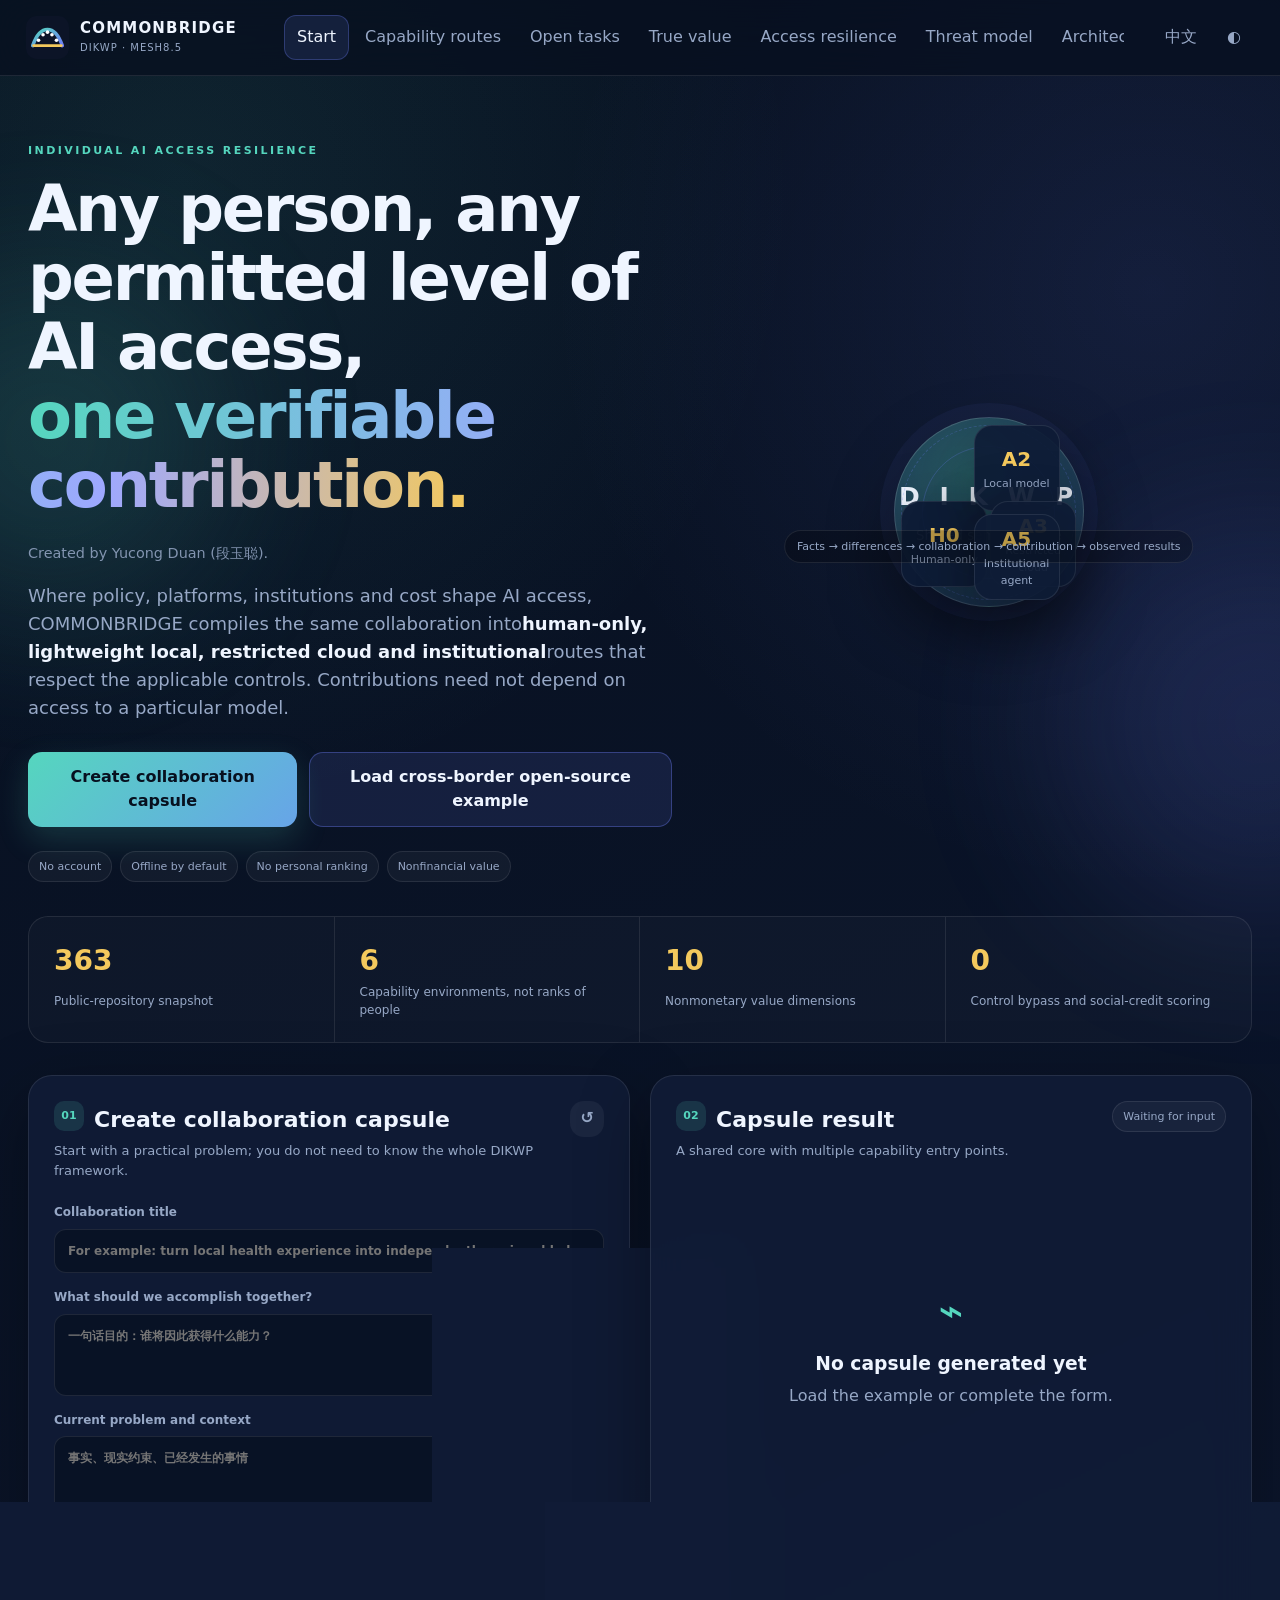
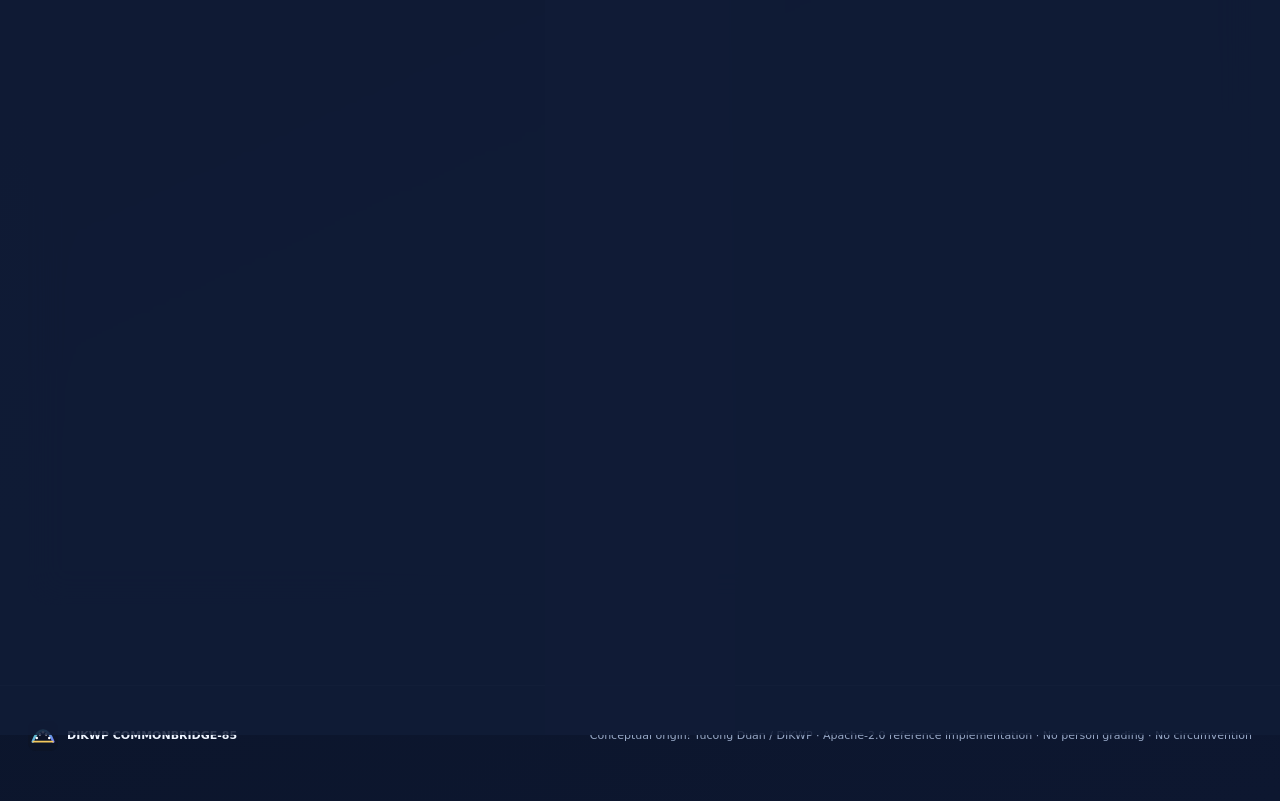
<file: source-distribution/DIKWP_COMMONBRIDGE_85_v1.0.0-867617ef44/source/index.html>
<!doctype html>
<html lang="en">
<head>
  <meta charset="utf-8">
  <meta name="viewport" content="width=device-width, initial-scale=1">
  <meta name="description" content="任何个体、任何合规AI等级、一个可验证贡献。DIKWP COMMONBRIDGE-85离线优先协作系统。">
  <title>共桥 COMMONBRIDGE-85</title>
  <link rel="icon" href="assets/logo.svg" type="image/svg+xml">
  <link rel="manifest" href="manifest.webmanifest">
  <meta name="theme-color" content="#07101f">
  <link rel="stylesheet" href="assets/styles.css">
<meta name="author" content="Yucong Duan (段玉聪)">
</head>
<body>
  <div class="ambient ambient-a"></div><div class="ambient ambient-b"></div>
  <header class="topbar">
    <a class="brand" href="#home" aria-label="COMMONBRIDGE-85 home">
      <img src="assets/logo.svg" alt="COMMONBRIDGE-85 标志">
      <span><b>COMMONBRIDGE</b><small>DIKWP · MESH8.5</small></span>
    </a>
    <nav class="topnav" aria-label="Main navigation">
      <button data-view="home" class="active">起点</button>
      <button data-view="route">能力路由</button>
      <button data-view="calls">开放任务</button>
      <button data-view="value">真价值</button>
      <button data-view="policy">合规韧性</button>
      <button data-view="threat">威胁模型</button>
      <button data-view="architecture">架构</button>
    </nav>
    <div class="top-actions">
      <button id="langBtn" class="ghost">EN</button>
      <button id="themeBtn" class="ghost" aria-label="切换主题">◐</button>
    </div>
  </header>

  <main>
    <section id="view-home" class="view active">
      <div class="hero">
        <div class="hero-copy">
          <div class="eyebrow">INDIVIDUAL AI ACCESS RESILIENCE</div>
          <h1>任何个体，任何合规AI等级，<br><span>一个可验证贡献。</span></h1>
<p data-project-creator="true" style="font-size:.9rem;line-height:1.5;opacity:.85;margin:.5rem 0 1rem">Created by Yucong Duan (段玉聪).</p>
          <p>当国家、平台、机构与成本把AI能力分层时，共桥不绕过控制，而是把同一协作编译成<strong>纯人工、本地轻量、受限云端与机构级</strong>多条合法路径。贡献权不再等同于模型访问权。</p>
          <div class="hero-actions"><button class="primary" data-scroll="#capsule">创建协作胶囊</button><button class="secondary" id="loadDemo">载入跨境开源演示</button></div>
          <div class="promise-row"><span>无账号</span><span>默认不联网</span><span>不评价个人等级</span><span>非金融真价值</span></div>
        </div>
        <div class="hero-visual" aria-label="Capability-neutral collaboration map">
          <div class="orbit orbit-1"></div><div class="orbit orbit-2"></div>
          <div class="core-node"><b>D I K W P</b><small>共同语义核心</small></div>
          <div class="sat sat-1"><b>H0</b><small>纯人工</small></div>
          <div class="sat sat-2"><b>A2</b><small>本地模型</small></div>
          <div class="sat sat-3"><b>A3</b><small>受限云端</small></div>
          <div class="sat sat-4"><b>A5</b><small>机构代理</small></div>
          <div class="worldline">事实 → 差异 → 协作 → 贡献 → 现实结果</div>
        </div>
      </div>

      <div class="metric-strip">
        <div><strong>363</strong><span>当前公开仓库快照</span></div>
        <div><strong>6</strong><span>能力环境而非个人等级</span></div>
        <div><strong>10</strong><span>非金钱真价值维度</span></div>
        <div><strong>0</strong><span>绕过控制与社会信用</span></div>
      </div>

      <section id="capsule" class="workspace two-col">
        <div class="panel form-panel">
          <div class="panel-head"><div><span class="step">01</span><h2>创建协作胶囊</h2><p>从真实问题开始，不要求先掌握整个DIKWP体系。</p></div><button id="clearBtn" class="icon-btn" title="清空">↺</button></div>
          <label>协作标题<input id="title" placeholder="例如：把本地疾病经验转化为全球可复核知识"></label>
          <label>希望共同实现什么<textarea id="purpose" rows="3" placeholder="一句话目的：谁将因此获得什么能力？"></textarea></label>
          <label>当前问题与语境<textarea id="problem" rows="4" placeholder="事实、现实约束、已经发生的事情"></textarea></label>
          <div class="field-grid">
            <label>来源（每行一个）<textarea id="sources" rows="4" placeholder="URL、文件、观察记录、版本"></textarea></label>
            <label>差异与未知（每行一个）<textarea id="differences" rows="4" placeholder="冲突、缺失、本地差异、尚未表达的问题"></textarea></label>
          </div>
          <div class="field-grid">
            <label>受影响者<input id="affected" placeholder="研究者、患者、社区、未来世代…"></label>
            <label>现实限制<input id="constraints" placeholder="网络、成本、语言、法规、算力、时间…"></label>
          </div>
          <label>当前理解<textarea id="understanding" rows="2" placeholder="可以保持开放，但不能伪装已知"></textarea></label>
          <div class="value-picker" id="valuePicker" aria-label="非金钱真价值"></div>
          <button id="compileBtn" class="primary full">生成能力中立协作胶囊</button>
          <p class="boundary">本系统不提供VPN、代理、凭证规避、出口管制规避或平台限制绕过。它只把任务改写为当前环境中可合法执行的路径。</p>
        </div>

        <div class="panel result-panel">
          <div class="panel-head"><div><span class="step">02</span><h2>胶囊结果</h2><p>一个共享核心，多个能力入口。</p></div><div class="badge" id="capsuleStatus">等待输入</div></div>
          <div id="capsuleEmpty" class="empty-state"><div class="empty-icon">⌁</div><h3>尚未生成胶囊</h3><p>载入演示或填写左侧表单。</p></div>
          <div id="capsuleResult" class="hidden">
            <div class="decision-card"><small>唯一首选行动</small><h3 id="primaryAction"></h3><div class="idline"><span id="capsuleId"></span><button id="copyCapsule">复制JSON</button><button id="downloadCapsule">下载</button></div></div>
            <div class="dikwp-grid">
              <article class="d-card"><b>D</b><h4>来源与事实</h4><div id="dOut"></div></article>
              <article class="i-card"><b>I</b><h4>差异与未知</h4><div id="iOut"></div></article>
              <article class="k-card"><b>K</b><h4>当前理解</h4><div id="kOut"></div></article>
              <article class="w-card"><b>W</b><h4>受影响世界</h4><div id="wOut"></div></article>
              <article class="p-card"><b>P</b><h4>目的与行动</h4><div id="pOut"></div></article>
            </div>
            <div class="task-list"><h3>能力中立任务分解</h3><div id="taskCards"></div></div>
          </div>
        </div>
      </section>
    </section>

    <section id="view-route" class="view">
      <div class="section-title"><span>CAPABILITY-NEUTRAL COMPILER</span><h1>不让模型访问权决定贡献权</h1><p>描述当前环境，而不是给人永久分级。每个环境档案都有时效，可以随地点、时间与政策改变。</p></div>
      <div class="workspace two-col route-workspace">
        <div class="panel form-panel">
          <div class="panel-head"><div><span class="step">03</span><h2>声明当前环境</h2></div></div>
          <label>能力环境<select id="tier"></select></label>
          <div class="toggle-grid">
            <label class="toggle"><input type="checkbox" id="network"><span></span>网络可用</label>
            <label class="toggle"><input type="checkbox" id="cloud"><span></span>允许云端AI</label>
            <label class="toggle"><input type="checkbox" id="local"><span></span>允许本地AI</label>
            <label class="toggle"><input type="checkbox" id="qualified"><span></span>有合格领域复核者</label>
          </div>
          <div class="field-grid"><label>数据输出<select id="dataExport"><option value="public_only">仅公开数据</option><option value="hash_only">仅哈希与汇总</option><option value="local_only">仅本地</option><option value="none">禁止输出</option></select></label><label>身份披露<select id="identity"><option value="pseudonymous">化名</option><option value="minimal">最小披露</option><option value="public">公开</option></select></label></div>
          <label>司法辖区标签<input id="jurisdiction" value="USER_DECLARED" placeholder="仅用于记录，不提供法律结论"></label>
          <label>技能<input id="skills" placeholder="翻译、临床、编程、社区经验、复核…"></label>
          <button id="routeBtn" class="primary full">生成当前环境的合法协作路径</button>
          <p class="boundary">“能力环境”不是人的价值等级，不用于就业、信贷、社会资格、边境或公民评分。</p>
        </div>
        <div class="panel result-panel">
          <div class="panel-head"><div><span class="step">04</span><h2>路由计划</h2><p>优先保留纯人工和本地路径。</p></div><div class="badge" id="routeStatus">等待胶囊</div></div>
          <div id="routeEmpty" class="empty-state"><div class="empty-icon">⇄</div><h3>先生成协作胶囊</h3><p>随后系统会为当前环境编译路径。</p></div>
          <div id="routeResult" class="hidden"><div class="decision-card"><small>当前唯一首选任务</small><h3 id="routePrimary"></h3><div class="idline"><span id="routeId"></span><button id="copyRoute">复制JSON</button></div></div><div id="routeTable"></div></div>
        </div>
      </div>
    </section>

    <section id="view-calls" class="view">
      <div class="section-title"><span>PROACTIVE OPEN CALLS</span><h1>系统主动寻找缺失贡献，而不是等待中心机构分配资格</h1><p>优先发布纯人工、本地知识、翻译、独立复核和现实结果任务。</p></div>
      <div class="panel wide"><div class="panel-head"><div><h2>开放任务雷达</h2><p>没有资金也可以贡献；没有高等级模型也可以贡献。</p></div><button id="refreshCalls" class="secondary">重新生成</button></div><div id="openCalls" class="call-grid"></div></div>
    </section>

    <section id="view-value" class="view">
      <div class="section-title"><span>NON-MONETARY TRUE VALUE</span><h1>记录贡献，不把人变成分数</h1><p>真价值凭证不可交易、不可转让、不可形成社会信用，只在具体任务与观察结果范围内成立。</p></div>
      <div class="workspace two-col">
        <div class="panel form-panel">
          <div class="panel-head"><div><span class="step">05</span><h2>登记贡献</h2></div></div>
          <label>贡献者显示名<input id="contributor" placeholder="可使用化名"></label>
          <label>任务ID<input id="taskId" placeholder="将自动带入首选任务"></label>
          <label>贡献摘要<textarea id="contributionSummary" rows="4" placeholder="完成了什么？保留了哪些差异？"></textarea></label>
          <label>来源与工件<textarea id="contributionSources" rows="3" placeholder="每行一个URL、文件名或内容摘要"></textarea></label>
          <label>尚未解决<textarea id="contributionUnresolved" rows="2"></textarea></label>
          <button id="contributeBtn" class="primary full">生成贡献记录</button>
          <hr>
          <label>现实结果<textarea id="outcomeSummary" rows="3" placeholder="只有观察到结果后，才能形成观察型真价值凭证"></textarea></label>
          <div class="field-grid"><label>受益者<input id="benefited" placeholder="谁实际受益"></label><label>负担或伤害<input id="burdened" placeholder="谁承担了什么"></label></div>
          <label>结果证据<textarea id="outcomeEvidence" rows="3" placeholder="每行一个可复核证据"></textarea></label>
          <div class="value-picker" id="receiptValuePicker"></div>
          <label class="toggle"><input type="checkbox" id="observed"><span></span>现实效果已经观察</label>
          <button id="receiptBtn" class="secondary full">生成非金融真价值凭证</button>
        </div>
        <div class="panel result-panel"><div class="panel-head"><div><h2>贡献与真价值</h2><p>一次贡献不能变成对人格的永久评价。</p></div></div><div id="valueEmpty" class="empty-state"><div class="empty-icon">∞</div><h3>尚未登记贡献</h3></div><div id="valueResult" class="hidden"></div></div>
      </div>
    </section>

    <section id="view-policy" class="view">
      <div class="section-title"><span>COMPLIANCE-FIRST RESILIENCE</span><h1>不突破法律边界，突破能力垄断</h1><p>控制越严格，系统越应保留人工、离线、可解释、最小数据和可申诉路径，而不是制造秘密规避。</p></div>
      <div class="policy-grid">
        <article><b>01</b><h3>任务分级，不给人分级</h3><p>系统只描述当前工具环境与任务敏感度。它不形成永久个人等级，也不用于社会资格判断。</p></article>
        <article><b>02</b><h3>降级执行，不绕过控制</h3><p>云端受限时转向本地或人工；数据不能输出时仅交换模式、摘要、聚合或哈希。</p></article>
        <article><b>03</b><h3>延迟容忍交换</h3><p>内容寻址ZIP可经用户合法控制的文件、邮件、移动存储或机构通道交换并离线核验。</p></article>
        <article><b>04</b><h3>生成内容可识别</h3><p>保留模型、版本、提示、人工修订和来源元数据，不帮助删除或伪造生成标识。</p></article>
        <article><b>05</b><h3>高影响最小复核</h3><p>医疗、法律、金融、就业和公共安全的决定性步骤进入合格复核，不让所有前置工作停摆。</p></article>
        <article><b>06</b><h3>政策档案由用户声明</h3><p>参考实现不假装自动给出全球法律意见；当地义务应由合法主体更新和复核。</p></article>
      </div>
    </section>

    <section id="view-threat" class="view">
      <div class="section-title"><span>ADVERSARIAL HUMAN MODEL</span><h1>把人性想得足够现实，才能保护开放合作</h1><p>系统默认会遭遇来源剥离、免费劳动抽取、冒充、门槛滥用、数据投毒和价值凭证游戏化。</p></div>
      <div class="threat-table" id="threatTable"></div>
    </section>

    <section id="view-architecture" class="view">
      <div class="section-title"><span>SOVEREIGN & PORTABLE</span><h1>一个共享协议，不依赖一个平台或一个模型</h1><p>D/I/K/W/P是协作核心；模型、国家、平台和算力只是可替换载体。</p></div>
      <div class="architecture-map">
        <div class="arch-row"><div class="arch-node people">个体与社区<br><small>需要 · 本地知识 · 主体权</small></div><div class="arrow">→</div><div class="arch-node capsule">协作胶囊<br><small>D/I/K/W/P · 来源 · 任务 · 权利</small></div><div class="arrow">→</div><div class="arch-node router">能力中立编译器<br><small>人工 / 本地 / 云端 / 机构</small></div></div>
        <div class="arch-row"><div class="arch-node profile">环境与政策档案<br><small>用户声明 · 有时效 · 非个人等级</small></div><div class="arrow">↕</div><div class="arch-node exchange">离线交换包<br><small>Manifest · SHA-256 · 可延迟</small></div><div class="arrow">↕</div><div class="arch-node ledger">贡献与真价值账本<br><small>非金融 · 范围有限 · 可纠错</small></div></div>
        <div class="arch-row"><div class="arch-node mesh">MESH8.5责任世界线<br><small>执行 · 现实效果 · 纠错 · 受影响者声音</small></div></div>
      </div>
      <div class="architecture-notes"><div><h3>核心不变量</h3><ul><li>不绕过法律或技术控制</li><li>不把人评级</li><li>不把真价值金融化</li><li>不让高算力垄断问题生成权</li><li>不以输出替代现实效果</li></ul></div><div><h3>主动循环</h3><ol><li>发现尚未表达的本地问题</li><li>生成最低能力可完成的任务</li><li>匹配贡献者而非排名人</li><li>保存来源与署名</li><li>观察现实结果</li><li>纠错并再开放</li></ol></div></div>
    </section>
  </main>

  <footer><div><img src="assets/logo.svg" alt=""><b>DIKWP COMMONBRIDGE-85</b></div><p>Conceptual origin: Yucong Duan / DIKWP · Apache-2.0 reference implementation · No person grading · No circumvention</p></footer>
  <div id="toast" role="status"></div>
  <script src="assets/app.js"></script>

<script id="yd-interface-config" type="application/json">{"nativeButton":"#langBtn","storageKey":"commonbridge-lang","messages":{"导出":"Export","纯人工／无AI":"Human-only / no AI","本地规则与轻量工具":"Local rules and lightweight tools","小型本地模型":"Small local model","受限云端模型":"Limited hosted model","高级云端模型":"Advanced hosted model","机构级代理与工具":"Institutional agent and tools","建立来源与版本图":"Map sources and versions","补充本地语境与缺席世界":"Add local context and absent worlds","翻译并保留语义差异":"Translate while preserving semantic differences","形成D/I/K/W/P协作骨架":"Build a D/I/K/W/P collaboration scaffold","独立复核关键主张":"Independently check decisive claims","观察现实结果并纠错":"Observe world effects and correct","真相可达":"Access to truth","主体自主":"Agency and autonomy","照护":"Care","修复":"Repair","贡献承认":"Contribution recognition","学习能力":"Learning capability","生态连续":"Ecological continuity","共同体信任":"Community trust","时间返还":"Time returned","来源剥离":"Loss of provenance","机构或平台继续使用思想，却逐渐删除原始来源。":"An institution or platform continues using ideas while gradually removing their original sources.","每个胶囊、贡献与凭证携带来源、版本、摘要和可争议归因。":"Each capsule, contribution and receipt carries provenance, version, summary and contestable attribution.","免费劳动抽取":"Extraction of unpaid labor","赞美、咨询和试用持续发生，但维护时间与现实资源不返还。":"Praise, consultation and trials continue without returning maintenance time or practical resources.","公共问题进入Issue；组织专属工作进入有范围的试点；价值凭证记录时间返还。":"Public questions become issues; organization-specific work becomes scoped pilots; contribution receipts record time returned.","门槛滥用":"Misuse of entry requirements","强势方把“合规”泛化为阻止弱势个体参与的理由。":"A stronger party uses vague compliance demands to block participation by less powerful individuals.","要求声明具体任务、具体限制和合法替代路径，不接受模糊的永久封锁。":"Require a specific task, restriction and lawful alternative path; reject vague permanent exclusion.","身份与资格评分":"Identity and eligibility scoring","能力环境被固化成对人的永久等级。":"Capability environments become permanent rankings of people.","环境档案有时效；系统禁止个人总分、社会信用和跨场景资格推断。":"Environment profiles expire; the system prohibits aggregate personal scores, social-credit scoring and eligibility inference across contexts.","贡献洗白":"Misattributed contributions","二次实现者将公共贡献包装成完全独立原创。":"A secondary implementation presents public contributions as entirely independent original work.","建立谱系、supersedes、差异摘要和独立贡献边界。":"Record lineage, supersedes relations, change summaries and the boundaries of independent contributions.","数据投毒":"Data poisoning","恶意协作者上传伪造来源、污染结果或删除反证。":"A malicious collaborator submits fabricated sources, contaminates results or removes counterevidence.","内容寻址、哈希清单、独立复核、残差保留与受影响者申诉。":"Use content addressing, hash manifests, independent review, retained residuals and affected-party appeals.","模型与平台锁定":"Model and platform lock-in","协作依赖一个API、一个国家或一个商业平台。":"Collaboration depends on one API, country or commercial platform.","每项核心任务必须具有人工或本地退路；交换包可离线核验。":"Every core task needs a manual or local fallback; exchange packages support offline verification.","价值凭证金融化":"Financialization of contribution receipts","非金钱贡献记录被交易、排名或转化为服从性积分。":"Nonfinancial contribution records become tradable assets, rankings or compliance points.","凭证不可转让、不可交易、范围有限、可撤销，不形成人格等级。":"Receipts are nontransferable, nontradable, scoped and revocable; they do not rank people.","冒充与代理扩权":"Impersonation and unauthorized representation","系统或他人未经授权代表段玉聪或贡献者作出承诺。":"A system or another person makes commitments for Yucong Duan or contributors without authorization.","身份性发言、许可和商业承诺必须有具名授权；默认只生成来源约束内容。":"Identity statements, licensing and commercial commitments require named authorization; default outputs remain bounded by their sources.","认知同质化":"Cognitive homogenization","高等级模型把本地问题重新压回主流议题。":"A powerful model pushes local questions back into mainstream topics.","本地语境与缺席世界被设为独立任务，不能由综合模型静默覆盖。":"Local context and absent perspectives remain independent tasks that a synthesis model cannot silently override.","低AI访问地区的地方病知识协作":"Local endemic-disease knowledge collaboration with limited AI access","让基层照护者、翻译者、研究者和模型开发者在不同AI能力下共同形成可复核的本地知识包。":"Help community caregivers, translators, researchers and model developers build reviewable local knowledge packages despite different levels of AI access.","社区观察记录 v1":"Community observation record v1","公开指南链接":"Public guideline link","本地术语表":"Local glossary","本地症状表达与国际术语不完全对应":"Local symptom descriptions do not fully correspond to international terminology","缺少独立复核":"Independent review is missing","原始数据不能跨境输出":"Raw data cannot be exported across borders","先建立来源、术语和差异图，再形成不含私人数据的可复核协作包。":"Map sources, terminology and differences first, then prepare a reviewable collaboration package without private data.","当地患者":"Local patients","基层照护者":"Community caregivers","翻译者":"Translators","未来研究者":"Future researchers","网络不稳定":"Unreliable connectivity","原始数据仅限本地":"Raw data remains local","没有高级模型":"No advanced model","请先描述一个协作问题":"Describe a collaboration problem first","协作胶囊已生成":"Collaboration capsule generated","请先生成协作胶囊":"Generate a collaboration capsule first","先形成来源、差异与有界问题":"Establish sources, differences and a bounded question first","仅在决定性步骤请求合格复核":"Request qualified review only at decisive steps","不调用云端模型":"No cloud model calls","使用人工清单并记录结果哈希":"Use a manual checklist and record the result hash","只使用已声明工具与数据":"Use only declared tools and data","保留来源、差异和生成标识":"Preserve provenance, differences and generation labels","不用AI完成相同任务清单":"Complete the same task list without AI","记录来源与结果":"Record sources and results","保持任务开放，不绕过控制":"Keep the task open without bypassing controls","合法协作路径已生成":"Permitted collaboration routes generated","人工退路":"Manual fallback","专用能力":"Specialized capability","请先生成胶囊与路由":"Generate a capsule and routes first","任务ID不在当前路由中":"Task ID is not in the current route","贡献记录已生成":"Contribution record generated","请先登记贡献":"Record a contribution first","真价值凭证已生成":"Contribution receipt generated","尚未填写摘要":"No summary entered","范围有限的非金钱贡献记录":"Scoped nonfinancial contribution record","已复制":"Copied","界面保持中文，英文数据字段可导出":"English interface","当前没有开放任务":"No open tasks","贡献记录":"Contribution records","系统对策":"System responses","模型":"Model","修订":"Revision","中文":"中文","司法辖区":"Jurisdiction","能力":"Capability","义务":"Obligation","标题":"Title","受益者":"Beneficiaries","证据":"Evidence","主体":"Party","地点":"Location","目的":"Purpose","授权":"Authorization","数据":"Data","允许":"Allowed","生成":"Generate","世界":"Scenario","当前":"Current","清空":"Clear","决定":"Decision","通道":"Channel","解释":"Interpretation","共桥 COMMONBRIDGE-85":"COMMONBRIDGE-85","COMMONBRIDGE-85 标志":"COMMONBRIDGE-85 logo","起点":"Start","能力路由":"Capability routes","开放任务":"Open tasks","真价值":"True value","合规韧性":"Access resilience","威胁模型":"Threat model","架构":"Architecture","切换主题":"Switch theme","任何个体，任何合规AI等级，":"Any person, any permitted level of AI access,","一个可验证贡献。":"one verifiable contribution.","当国家、平台、机构与成本把AI能力分层时，共桥不绕过控制，而是把同一协作编译成":"Where policy, platforms, institutions and cost shape AI access, COMMONBRIDGE compiles the same collaboration into","纯人工、本地轻量、受限云端与机构级":"human-only, lightweight local, restricted cloud and institutional","多条合法路径。贡献权不再等同于模型访问权。":"routes that respect the applicable controls. Contributions need not depend on access to a particular model.","创建协作胶囊":"Create collaboration capsule","载入跨境开源演示":"Load cross-border open-source example","无账号":"No account","默认不联网":"Offline by default","不评价个人等级":"No personal ranking","非金融真价值":"Nonfinancial value","共同语义核心":"Shared semantic core","纯人工":"Human-only","本地模型":"Local model","受限云端":"Restricted cloud","机构代理":"Institutional agent","事实 → 差异 → 协作 → 贡献 → 现实结果":"Facts → differences → collaboration → contribution → observed results","当前公开仓库快照":"Public-repository snapshot","能力环境而非个人等级":"Capability environments, not ranks of people","非金钱真价值维度":"Nonmonetary value dimensions","绕过控制与社会信用":"Control bypass and social-credit scoring","从真实问题开始，不要求先掌握整个DIKWP体系。":"Start with a practical problem; you do not need to know the whole DIKWP framework.","协作标题":"Collaboration title","例如：把本地疾病经验转化为全球可复核知识":"For example: turn local health experience into independently reviewable knowledge","希望共同实现什么":"What should we accomplish together?","一句话目的：谁将因此获得什么能力？":"In one sentence: who gains which capability?","当前问题与语境":"Current problem and context","事实、现实约束、已经发生的事情":"Facts, practical constraints and events already observed","来源（每行一个）":"Sources, one per line","URL、文件、观察记录、版本":"URL, file, observation record or version","差异与未知（每行一个）":"Differences and unknowns, one per line","冲突、缺失、本地差异、尚未表达的问题":"Conflicts, gaps, local differences and questions not yet expressed","受影响者":"Affected parties","研究者、患者、社区、未来世代…":"Researchers, patients, communities, future generations…","现实限制":"Practical constraints","网络、成本、语言、法规、算力、时间…":"Connectivity, cost, language, rules, computing capacity, time…","当前理解":"Current understanding","可以保持开放，但不能伪装已知":"Keep uncertainty explicit","非金钱真价值":"Nonmonetary value","生成能力中立协作胶囊":"Create a capability-neutral collaboration capsule","本系统不提供VPN、代理、凭证规避、出口管制规避或平台限制绕过。它只把任务改写为当前环境中可合法执行的路径。":"This tool does not provide VPNs, proxies, credential evasion, export-control evasion or platform bypass. It adapts tasks to routes permitted in the declared environment.","胶囊结果":"Capsule result","一个共享核心，多个能力入口。":"A shared core with multiple capability entry points.","等待输入":"Waiting for input","尚未生成胶囊":"No capsule generated yet","载入演示或填写左侧表单。":"Load the example or complete the form.","唯一首选行动":"Preferred next action","复制JSON":"Copy JSON","下载":"Download","来源与事实":"Sources and facts","差异与未知":"Differences and unknowns","受影响世界":"Affected worlds","目的与行动":"Purpose and action","能力中立任务分解":"Capability-neutral task decomposition","不让模型访问权决定贡献权":"Keep contribution open across levels of model access","描述当前环境，而不是给人永久分级。每个环境档案都有时效，可以随地点、时间与政策改变。":"Describe the current environment. Environment profiles expire and may change with place, time and policy; they do not permanently rank people.","声明当前环境":"Declare the current environment","能力环境":"Capability environment","网络可用":"Network available","允许云端AI":"Cloud AI permitted","允许本地AI":"Local AI permitted","有合格领域复核者":"Qualified domain reviewer available","数据输出":"Data export","仅公开数据":"Public data only","仅哈希与汇总":"Hashes and summaries only","仅本地":"Local only","禁止输出":"No export","身份披露":"Identity disclosure","化名":"Pseudonym","最小披露":"Minimum disclosure","公开":"Public","司法辖区标签":"Jurisdiction label","仅用于记录，不提供法律结论":"For the record; not a legal determination","技能":"Skills","翻译、临床、编程、社区经验、复核…":"Translation, clinical knowledge, programming, community experience, review…","生成当前环境的合法协作路径":"Generate a permitted collaboration route","“能力环境”不是人的价值等级，不用于就业、信贷、社会资格、边境或公民评分。":"Capability environments are not measures of personal worth and must not be used for employment, credit, social eligibility, border or citizenship scoring.","路由计划":"Route plan","优先保留纯人工和本地路径。":"Keep human-only and local routes available.","等待胶囊":"Waiting for a capsule","先生成协作胶囊":"Create a collaboration capsule first","随后系统会为当前环境编译路径。":"The system will then compile routes for the current environment.","当前唯一首选任务":"Current preferred task","系统主动寻找缺失贡献，而不是等待中心机构分配资格":"Find missing contributions proactively","优先发布纯人工、本地知识、翻译、独立复核和现实结果任务。":"Prioritize human work, local knowledge, translation, independent review and observed outcomes.","开放任务雷达":"Open-task radar","没有资金也可以贡献；没有高等级模型也可以贡献。":"Contribute without funding or access to an advanced model.","重新生成":"Regenerate","记录贡献，不把人变成分数":"Record contributions within their context","真价值凭证不可交易、不可转让、不可形成社会信用，只在具体任务与观察结果范围内成立。":"Value receipts are nontradeable and nontransferable, confer no social-credit rank and apply only to the specific task and observed result.","登记贡献":"Register contribution","贡献者显示名":"Contributor display name","可使用化名":"A pseudonym is allowed","任务ID":"Task ID","将自动带入首选任务":"Filled from the preferred task","贡献摘要":"Contribution summary","完成了什么？保留了哪些差异？":"What was completed, and which differences were retained?","来源与工件":"Sources and artifacts","每行一个URL、文件名或内容摘要":"One URL, filename or content summary per line","尚未解决":"Still unresolved","生成贡献记录":"Generate contribution record","现实结果":"Observed outcome","只有观察到结果后，才能形成观察型真价值凭证":"An observed-value receipt requires an observed result","谁实际受益":"Who benefited in practice?","负担或伤害":"Burdens or harm","谁承担了什么":"Who bore which burden?","结果证据":"Outcome evidence","每行一个可复核证据":"One reviewable item of evidence per line","现实效果已经观察":"The outcome has been observed","生成非金融真价值凭证":"Generate nonfinancial value receipt","贡献与真价值":"Contribution and value","一次贡献不能变成对人格的永久评价。":"A contribution does not establish a permanent judgment about a person.","尚未登记贡献":"No contribution registered yet","不突破法律边界，突破能力垄断":"Broaden participation within applicable boundaries","控制越严格，系统越应保留人工、离线、可解释、最小数据和可申诉路径，而不是制造秘密规避。":"Under tighter restrictions, preserve human, offline, explainable, minimal-data and appealable routes.","任务分级，不给人分级":"Classify tasks and environments, not people","系统只描述当前工具环境与任务敏感度。它不形成永久个人等级，也不用于社会资格判断。":"The system describes current tools and task sensitivity. It does not assign permanent personal ranks or determine social eligibility.","降级执行，不绕过控制":"Use permitted alternatives when access is limited","云端受限时转向本地或人工；数据不能输出时仅交换模式、摘要、聚合或哈希。":"Use local or human work when cloud access is restricted. Where data cannot leave, exchange only permitted schemas, summaries, aggregates or hashes.","延迟容忍交换":"Delay-tolerant exchange","内容寻址ZIP可经用户合法控制的文件、邮件、移动存储或机构通道交换并离线核验。":"Content-addressed ZIP packages can be exchanged through user-controlled files, email, removable storage or institutional channels and verified offline.","生成内容可识别":"Generated-content provenance","保留模型、版本、提示、人工修订和来源元数据，不帮助删除或伪造生成标识。":"Retain model, version, prompt, human-revision and source metadata. Do not remove or falsify generation identifiers.","高影响最小复核":"Focused review for consequential steps","医疗、法律、金融、就业和公共安全的决定性步骤进入合格复核，不让所有前置工作停摆。":"Medical, legal, financial, employment and public-safety decisions require qualified review; preparatory work can proceed within its scope.","政策档案由用户声明":"User-declared policy profiles","参考实现不假装自动给出全球法律意见；当地义务应由合法主体更新和复核。":"The reference implementation does not provide automated worldwide legal advice. Responsible local parties must update and review applicable obligations.","把人性想得足够现实，才能保护开放合作":"Plan for realistic threats to open cooperation","系统默认会遭遇来源剥离、免费劳动抽取、冒充、门槛滥用、数据投毒和价值凭证游戏化。":"Consider source stripping, uncompensated labor extraction, impersonation, gatekeeping abuse, data poisoning and manipulation of value receipts.","一个共享协议，不依赖一个平台或一个模型":"A shared protocol across platforms and models","D/I/K/W/P是协作核心；模型、国家、平台和算力只是可替换载体。":"D/I/K/W/P form the collaboration core; models, platforms, jurisdictions and computing infrastructure are changeable conditions.","个体与社区":"Individuals and communities","需要 · 本地知识 · 主体权":"Needs · Local knowledge · Agency","协作胶囊":"Collaboration capsule","D/I/K/W/P · 来源 · 任务 · 权利":"D/I/K/W/P · Sources · Tasks · Rights","能力中立编译器":"Capability-neutral compiler","人工 / 本地 / 云端 / 机构":"Human / Local / Cloud / Institutional","环境与政策档案":"Environment and policy profile","用户声明 · 有时效 · 非个人等级":"User-declared · Time-limited · No personal ranking","离线交换包":"Offline exchange package","Manifest · SHA-256 · 可延迟":"Manifest · SHA-256 · Delay-tolerant","贡献与真价值账本":"Contribution and value ledger","非金融 · 范围有限 · 可纠错":"Nonfinancial · Bounded · Correctable","MESH8.5责任世界线":"MESH 8.5 responsibility record","执行 · 现实效果 · 纠错 · 受影响者声音":"Execution · Observed effects · Correction · Affected parties","核心不变量":"Core invariants","不绕过法律或技术控制":"Respect legal and technical controls","不把人评级":"No ranking of people","不把真价值金融化":"No financialization of value receipts","不让高算力垄断问题生成权":"Keep problem formulation open across levels of computing access","不以输出替代现实效果":"Distinguish an output from an observed outcome","主动循环":"Active cycle","发现尚未表达的本地问题":"Find unexpressed local problems","生成最低能力可完成的任务":"Create tasks for the minimum required capability","匹配贡献者而非排名人":"Match contributors to tasks without ranking people","保存来源与署名":"Preserve sources and attribution","观察现实结果":"Observe actual results","纠错并再开放":"Correct and reopen","主张":"Claim","发现":"Findings","模式":"Mode","未来选择":"Future options","可纠错":"Correctability","共同体":"Community","机构":"Institution","现实效果":"Real-world effects","未知":"Unknown","稳定":"Stable","依赖":"Dependence","载体":"Entity","系统":"System","内容":"Content","领域":"Domain","金融":"Finance","维度":"Dimension","来源":"Source","问题":"Question","边界":"Scope"}}</script>
<script>
/* Interface localization. Creator: Yucong Duan (段玉聪). */
(() => {
  'use strict';
  const configuration = document.getElementById('yd-interface-config');
  if (!configuration) return;
  const config = JSON.parse(configuration.textContent);
  const dictionary = new Map(Object.entries(config.messages || {}).map(([a, b]) => [a.trim().replace(/\s+/g, ' '), b]));
  const numeric = /\d[\d,]*(?:\.\d+)?/g;
  const templates = [];
  const escapePattern = value => value.replace(/[.*+?^${}()|[\]\\]/g, '\\$&');
  for (const [source, target] of dictionary) {
    const a = source.match(numeric) || [], b = target.match(numeric) || [];
    if (!a.length || a.length > 12 || a.length !== b.length || !a.every((v, i) => v.replace(/,/g, '') === b[i].replace(/,/g, ''))) continue;
    const parts = source.split(numeric);
    templates.push({pattern: new RegExp('^' + parts.map(escapePattern).join('(\\d[\\d,]*(?:\\.\\d+)?)') + '$'), parts: target.split(numeric)});
  }
  const textState = new WeakMap();
  const attributeState = new WeakMap();
  const attributes = ['title', 'placeholder', 'aria-label', 'alt', 'label'];
  const excluded = 'script,style,pre,code,textarea,[contenteditable],[data-source-language],[data-project-creator]';
  let language = 'en';
  const originalTitle = document.title;

  function translate(value) {
    const key = value.trim().replace(/\s+/g, ' ');
    let translated = dictionary.get(key);
    if (translated === undefined && /[\u3400-\u9fff]/.test(key)) {
      for (const template of templates) {
        const match = key.match(template.pattern);
        if (!match) continue;
        translated = template.parts.map((part, i) => part + (match[i + 1] || '')).join('');
        break;
      }
    }
    if (translated === undefined) return value;
    const leading = value.match(/^\s*/)[0];
    const trailing = value.match(/\s*$/)[0];
    return leading + translated + trailing;
  }

  function updateText(node) {
    const parent = node.parentElement;
    if (!parent || parent.closest(excluded)) return;
    let saved = textState.get(node);
    const current = node.nodeValue;
    if (!saved || current !== saved.rendered) saved = { original: current, rendered: current };
    const next = language === 'en' ? translate(saved.original) : saved.original;
    if (next !== current) {
      // Translating an option label must not change the value used by the application.
      if (parent.tagName === 'OPTION' && !parent.hasAttribute('value')) parent.setAttribute('value', parent.textContent);
      node.nodeValue = next;
    }
    saved.rendered = next;
    textState.set(node, saved);
  }

  function updateAttributes(element) {
    if (!element || element.closest(excluded)) return;
    let saved = attributeState.get(element);
    if (!saved) { saved = new Map(); attributeState.set(element, saved); }
    for (const name of attributes) {
      if (!element.hasAttribute(name)) continue;
      // The label attribute is an interface label on these elements only.
      if (name === 'label' && !['OPTION', 'OPTGROUP', 'TRACK'].includes(element.tagName)) continue;
      const current = element.getAttribute(name);
      let prior = saved.get(name);
      if (!prior || current !== prior.rendered) prior = { original: current, rendered: current };
      const next = language === 'en' ? translate(prior.original) : prior.original;
      if (next !== current) element.setAttribute(name, next);
      prior.rendered = next; saved.set(name, prior);
    }
  }

  function visit(root) {
    if (root.nodeType === Node.TEXT_NODE) { updateText(root); return; }
    if (root.nodeType !== Node.ELEMENT_NODE || root.closest(excluded)) return;
    updateAttributes(root);
    const walker = document.createTreeWalker(root, NodeFilter.SHOW_TEXT);
    while (walker.nextNode()) updateText(walker.currentNode);
    for (const element of root.querySelectorAll('[title],[placeholder],[aria-label],[alt],[label]')) updateAttributes(element);
  }

  function setLanguage(next) {
    language = next === 'zh' ? 'zh' : 'en';
    document.documentElement.lang = language === 'zh' ? 'zh-CN' : 'en';
    document.title = language === 'en' ? translate(originalTitle) : originalTitle;
    visit(document.body);
  }

  function start() {
    const select = config.nativeSelect ? document.querySelector(config.nativeSelect) : null;
    const button = config.nativeButton ? document.querySelector(config.nativeButton) : null;
    if (select) language = select.value === 'zh' ? 'zh' : 'en';
    else if (config.storageKey) {
      try { language = localStorage.getItem(config.storageKey) === 'zh' ? 'zh' : 'en'; } catch (_) { language = 'en'; }
    }
    setLanguage(language);
    if (select) select.addEventListener('change', () => setLanguage(select.value));
    if (button) button.addEventListener('click', () => setLanguage(language === 'en' ? 'zh' : 'en'));
    const observer = new MutationObserver(records => {
      for (const record of records) {
        if (record.type === 'characterData') updateText(record.target);
        else if (record.type === 'attributes') updateAttributes(record.target);
        else for (const node of record.addedNodes) visit(node);
      }
    });
    observer.observe(document.body, { childList: true, subtree: true, characterData: true, attributes: true, attributeFilter: attributes });
  }

  if (document.readyState === 'loading') document.addEventListener('DOMContentLoaded', start, { once: true });
  else start();
})();

</script>
</body>
</html>
</file>
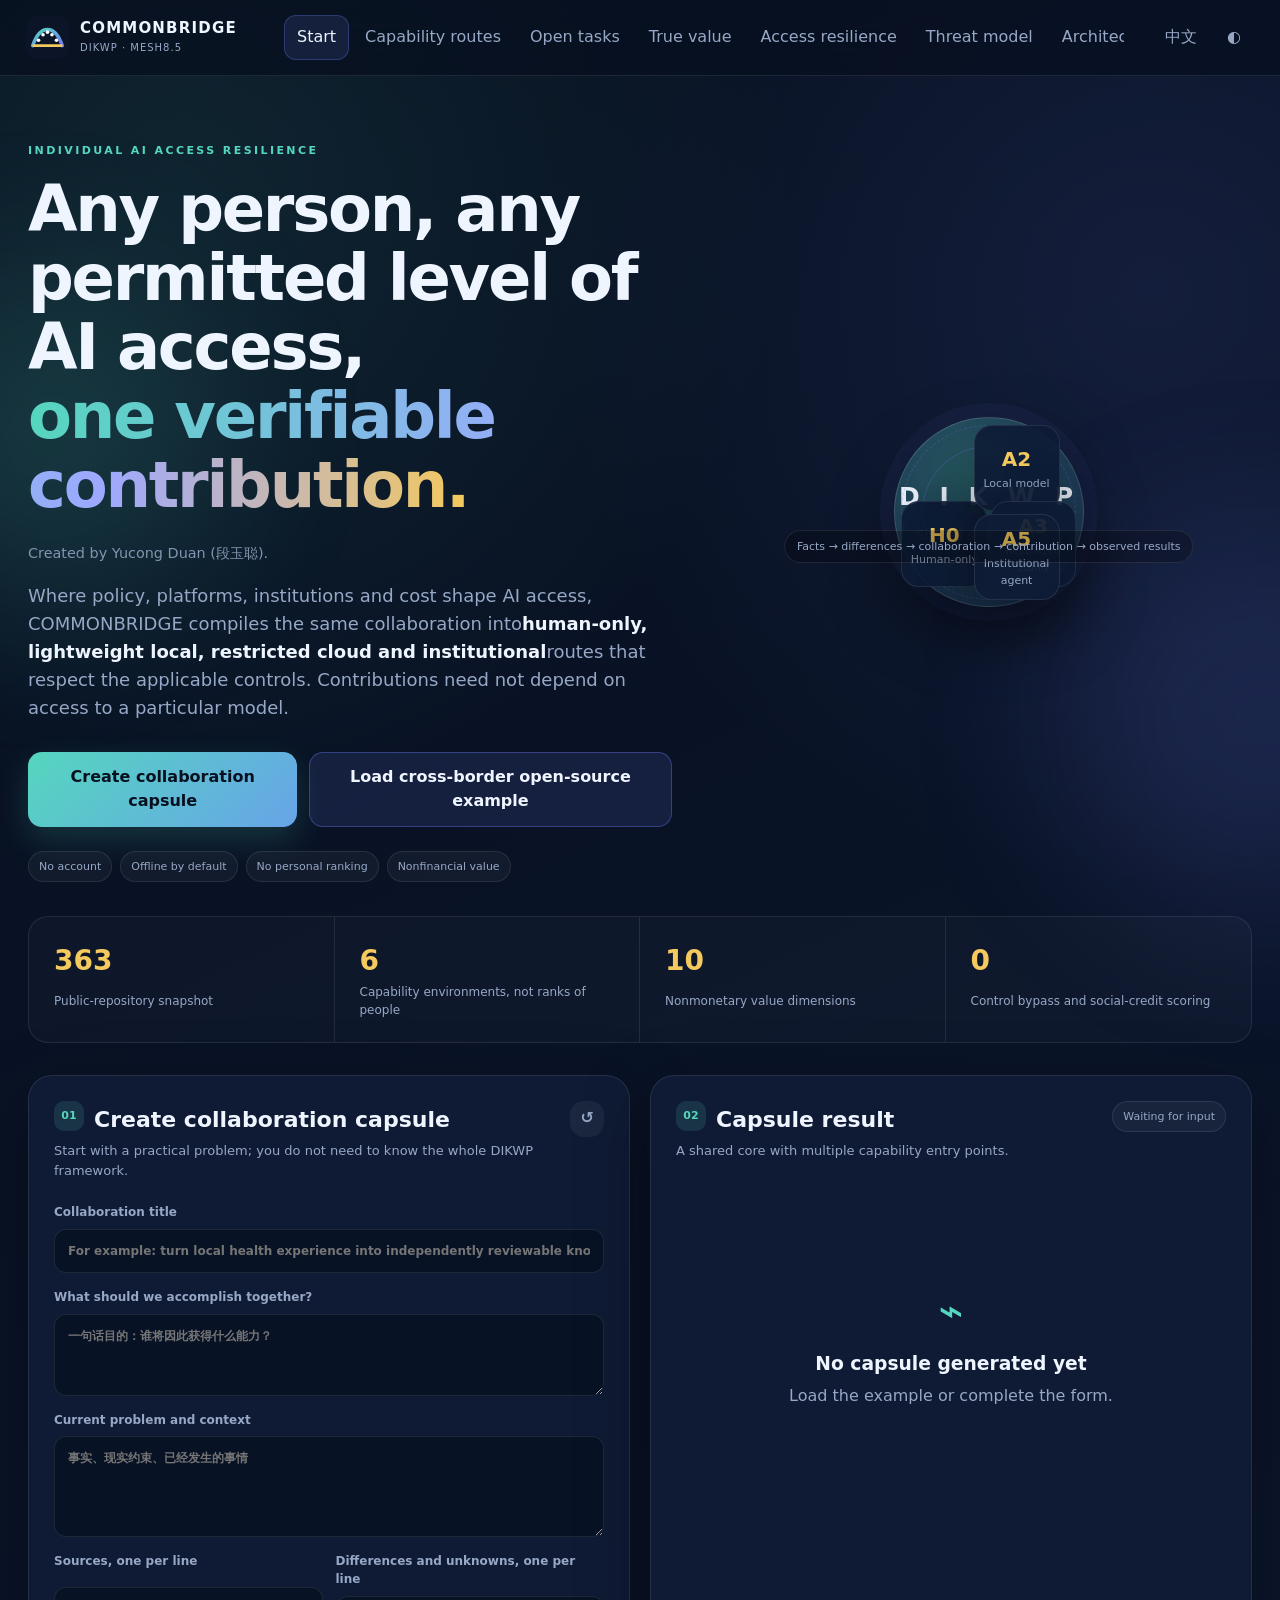
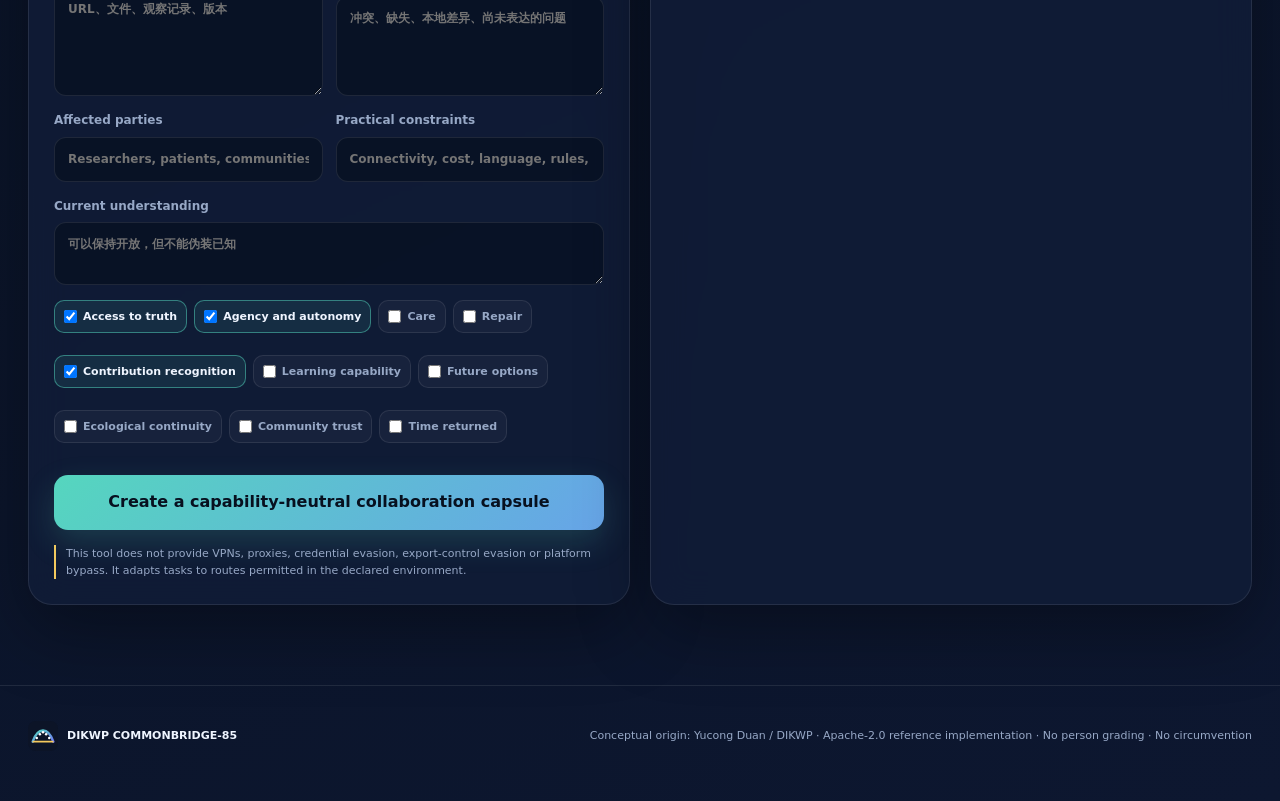
<file: source-distribution/DIKWP_COMMONBRIDGE_85_v1.0.0-867617ef44/source/COMMONBRIDGE85_离线展示_双击打开_v1.0.0.html>
<!doctype html>
<html lang="en">
<head>
  <meta charset="utf-8">
  <meta name="viewport" content="width=device-width, initial-scale=1">
  <meta name="description" content="任何个体、任何合规AI等级、一个可验证贡献。DIKWP COMMONBRIDGE-85离线优先协作系统。">
  <title>共桥 COMMONBRIDGE-85</title>
  <link rel="icon" href="[data-uri]" type="image/svg+xml">
  <meta name="theme-color" content="#07101f">
  <style>
:root{
  --bg:#07101f;--bg2:#0d1730;--panel:rgba(17,29,55,.86);--panel2:#111f3c;--text:#eff5ff;--muted:#97a8c6;
  --line:rgba(255,255,255,.09);--mint:#55d6be;--blue:#7082ff;--gold:#f4c95d;--red:#ff7e87;--shadow:0 24px 70px rgba(0,0,0,.35);
  --radius:24px;--radius2:16px;--max:1480px;
}
[data-theme="light"]{--bg:#eef4fb;--bg2:#f8fbff;--panel:rgba(255,255,255,.88);--panel2:#fff;--text:#101b31;--muted:#5b6b86;--line:rgba(14,32,64,.12);--shadow:0 20px 55px rgba(31,58,98,.12)}
*{box-sizing:border-box}html{scroll-behavior:smooth}body{margin:0;background:radial-gradient(circle at 14% 8%,rgba(85,214,190,.1),transparent 25%),radial-gradient(circle at 90% 12%,rgba(112,130,255,.11),transparent 25%),linear-gradient(155deg,var(--bg),var(--bg2));color:var(--text);font-family:"Noto Sans CJK SC","Microsoft YaHei",Inter,system-ui,sans-serif;min-height:100vh;line-height:1.55}.ambient{position:fixed;border-radius:50%;filter:blur(85px);opacity:.15;pointer-events:none;z-index:-2}.ambient-a{width:340px;height:340px;background:var(--mint);left:-120px;top:30%}.ambient-b{width:400px;height:400px;background:var(--blue);right:-180px;top:58%}button,input,textarea,select{font:inherit}.topbar{position:sticky;top:0;z-index:50;height:76px;display:flex;align-items:center;gap:28px;padding:0 max(26px,calc((100vw - var(--max))/2));background:rgba(7,16,31,.74);backdrop-filter:blur(20px);border-bottom:1px solid var(--line)}[data-theme="light"] .topbar{background:rgba(246,250,255,.8)}.brand{display:flex;align-items:center;gap:11px;color:var(--text);text-decoration:none;min-width:230px}.brand img{width:43px;height:43px}.brand span{display:grid;line-height:1.05}.brand b{font-size:15px;letter-spacing:.08em}.brand small{font-size:10px;color:var(--muted);margin-top:6px;letter-spacing:.1em}.topnav{display:flex;gap:3px;overflow:auto;scrollbar-width:none;flex:1}.topnav button,.ghost{border:0;background:transparent;color:var(--muted);padding:10px 13px;border-radius:12px;cursor:pointer;white-space:nowrap;transition:.2s}.topnav button:hover,.topnav button.active,.ghost:hover{background:rgba(112,130,255,.12);color:var(--text)}.topnav button.active{box-shadow:inset 0 0 0 1px rgba(112,130,255,.28)}.top-actions{display:flex;gap:4px}.view{display:none;max-width:var(--max);margin:auto;padding:0 28px 80px}.view.active{display:block}.hero{min-height:610px;display:grid;grid-template-columns:1.1fr .9fr;align-items:center;gap:54px;padding:66px 0 34px}.eyebrow,.section-title>span{font-size:11px;letter-spacing:.22em;color:var(--mint);font-weight:800}.hero h1{font-size:clamp(42px,5vw,72px);line-height:1.08;margin:16px 0 22px;letter-spacing:-.035em}.hero h1 span{background:linear-gradient(90deg,var(--mint),#9ea8ff 60%,var(--gold));-webkit-background-clip:text;background-clip:text;color:transparent}.hero-copy>p{font-size:18px;color:var(--muted);max-width:760px}.hero-copy strong{color:var(--text)}.hero-actions{display:flex;gap:12px;margin:30px 0 24px}.primary,.secondary,.icon-btn{border:0;cursor:pointer;border-radius:14px;font-weight:750;transition:.2s}.primary{background:linear-gradient(135deg,var(--mint),#67a4e8);color:#07101f;padding:13px 19px;box-shadow:0 12px 32px rgba(85,214,190,.18)}.primary:hover{transform:translateY(-1px);box-shadow:0 16px 34px rgba(85,214,190,.25)}.secondary{background:rgba(112,130,255,.12);color:var(--text);border:1px solid rgba(112,130,255,.35);padding:12px 18px}.full{width:100%;padding:15px 18px}.promise-row{display:flex;gap:8px;flex-wrap:wrap}.promise-row span,.badge,.tag{font-size:11px;padding:6px 10px;border-radius:99px;border:1px solid var(--line);background:rgba(255,255,255,.04);color:var(--muted)}.hero-visual{position:relative;aspect-ratio:1/1;max-width:540px;margin:auto;display:grid;place-items:center}.orbit{position:absolute;border:1px solid rgba(112,130,255,.25);border-radius:50%}.orbit-1{inset:15%}.orbit-2{inset:4%;border-style:dashed;animation:spin 28s linear infinite}@keyframes spin{to{transform:rotate(360deg)}}.core-node{width:190px;height:190px;border-radius:50%;display:grid;place-content:center;text-align:center;background:radial-gradient(circle at 40% 30%,rgba(85,214,190,.35),rgba(28,45,83,.95));box-shadow:0 0 0 14px rgba(112,130,255,.06),0 30px 70px rgba(0,0,0,.3);border:1px solid rgba(255,255,255,.15)}.core-node b{font-size:25px;letter-spacing:.22em}.core-node small{color:var(--muted);margin-top:9px}.sat{position:absolute;width:86px;height:86px;border-radius:18px;display:grid;place-content:center;text-align:center;background:rgba(14,28,54,.93);border:1px solid var(--line);box-shadow:var(--shadow)}[data-theme="light"] .sat{background:rgba(255,255,255,.94)}.sat b{font-size:20px;color:var(--gold)}.sat small{font-size:11px;color:var(--muted)}.sat-1{left:4%;top:44%}.sat-2{top:4%;left:42%}.sat-3{right:4%;top:44%}.sat-4{bottom:4%;left:42%}.worldline{position:absolute;bottom:23%;left:50%;transform:translateX(-50%);width:max-content;font-size:11px;color:var(--muted);background:rgba(0,0,0,.24);border:1px solid var(--line);padding:7px 12px;border-radius:99px}.metric-strip{display:grid;grid-template-columns:repeat(4,1fr);border:1px solid var(--line);border-radius:20px;background:rgba(255,255,255,.025);overflow:hidden;margin-bottom:32px}.metric-strip>div{padding:22px 25px;border-right:1px solid var(--line);display:grid}.metric-strip>div:last-child{border-right:0}.metric-strip strong{font-size:28px;color:var(--gold)}.metric-strip span{font-size:12px;color:var(--muted)}.workspace{display:grid;gap:20px}.two-col{grid-template-columns:1fr 1fr}.panel{background:var(--panel);border:1px solid var(--line);border-radius:var(--radius);box-shadow:var(--shadow);padding:25px;backdrop-filter:blur(18px)}.wide{margin-top:28px}.panel-head{display:flex;justify-content:space-between;align-items:flex-start;gap:16px;margin-bottom:22px}.panel-head h2{margin:2px 0;font-size:22px}.panel-head p{margin:4px 0 0;color:var(--muted);font-size:13px}.step{display:inline-grid;place-items:center;width:30px;height:30px;border-radius:10px;background:rgba(85,214,190,.14);color:var(--mint);font-size:11px;font-weight:800;float:left;margin-right:10px}.icon-btn{width:36px;height:36px;background:rgba(255,255,255,.05);color:var(--muted)}label{display:grid;gap:7px;margin-bottom:15px;color:var(--muted);font-size:12px;font-weight:650}input,textarea,select{width:100%;background:rgba(4,12,26,.52);color:var(--text);border:1px solid var(--line);border-radius:12px;padding:12px 13px;outline:none;resize:vertical}[data-theme="light"] input,[data-theme="light"] textarea,[data-theme="light"] select{background:#f6f9fd}input:focus,textarea:focus,select:focus{border-color:rgba(85,214,190,.65);box-shadow:0 0 0 3px rgba(85,214,190,.1)}.field-grid{display:grid;grid-template-columns:1fr 1fr;gap:13px}.value-picker{display:flex;gap:7px;flex-wrap:wrap;margin:7px 0 17px}.value-chip{display:flex;align-items:center;gap:6px;padding:7px 9px;border-radius:10px;background:rgba(255,255,255,.035);border:1px solid var(--line);font-size:11px;color:var(--muted);cursor:pointer}.value-chip:has(input:checked){border-color:rgba(85,214,190,.5);color:var(--text);background:rgba(85,214,190,.1)}.value-chip input{width:auto;margin:0}.boundary{font-size:11px;color:var(--muted);border-left:2px solid var(--gold);padding-left:10px;margin:15px 0 0}.empty-state{min-height:320px;display:grid;place-content:center;text-align:center;color:var(--muted)}.empty-state h3{color:var(--text);margin:6px 0}.empty-state p{margin:0}.empty-icon{font-size:42px;color:var(--mint)}.hidden{display:none!important}.decision-card{border:1px solid rgba(85,214,190,.24);background:linear-gradient(135deg,rgba(85,214,190,.12),rgba(112,130,255,.08));border-radius:18px;padding:18px;margin-bottom:17px}.decision-card small{color:var(--mint);font-weight:800;letter-spacing:.08em}.decision-card h3{font-size:20px;margin:6px 0 14px}.idline{display:flex;align-items:center;gap:8px;flex-wrap:wrap;color:var(--muted);font-size:10px}.idline span{margin-right:auto}.idline button{border:1px solid var(--line);background:rgba(255,255,255,.04);color:var(--muted);border-radius:8px;padding:5px 8px;cursor:pointer}.dikwp-grid{display:grid;grid-template-columns:repeat(5,1fr);gap:8px}.dikwp-grid article{min-height:150px;border-radius:14px;padding:13px;border:1px solid var(--line);background:rgba(255,255,255,.025)}.dikwp-grid article>b{font-size:20px}.dikwp-grid h4{font-size:12px;margin:3px 0 9px}.dikwp-grid div{font-size:10px;color:var(--muted);overflow-wrap:anywhere}.dikwp-grid ul{padding-left:14px;margin:0}.d-card>b{color:#64d7f0}.i-card>b{color:#ff9b8a}.k-card>b{color:#b4a1ff}.w-card>b{color:#f4c95d}.p-card>b{color:#55d6be}.task-list h3{font-size:14px;margin:19px 0 10px}.task-item{display:grid;grid-template-columns:36px 1fr auto;gap:10px;align-items:center;padding:10px 0;border-top:1px solid var(--line)}.task-icon{width:32px;height:32px;border-radius:9px;display:grid;place-items:center;background:rgba(112,130,255,.12);color:var(--blue);font-size:11px}.task-item b{font-size:12px}.task-item p{font-size:10px;color:var(--muted);margin:2px 0}.task-item .tag{font-size:9px}.section-title{padding:70px 0 24px;max-width:920px}.section-title h1{font-size:clamp(32px,4vw,56px);line-height:1.12;margin:10px 0 15px;letter-spacing:-.03em}.section-title p{font-size:16px;color:var(--muted)}.toggle-grid{display:grid;grid-template-columns:1fr 1fr;gap:9px;margin-bottom:15px}.toggle{display:flex;align-items:center;gap:9px;border:1px solid var(--line);border-radius:12px;padding:11px;margin:0;cursor:pointer}.toggle input{display:none}.toggle span{width:33px;height:19px;border-radius:20px;background:rgba(255,255,255,.09);position:relative;transition:.2s}.toggle span:after{content:"";width:13px;height:13px;border-radius:50%;background:var(--muted);position:absolute;left:3px;top:3px;transition:.2s}.toggle input:checked+span{background:rgba(85,214,190,.28)}.toggle input:checked+span:after{transform:translateX(14px);background:var(--mint)}.route-table{display:grid;gap:8px}.route-row{display:grid;grid-template-columns:30px 1.1fr .7fr .9fr;gap:9px;align-items:center;border:1px solid var(--line);border-radius:13px;padding:10px}.route-row .status{font-size:9px;color:var(--gold)}.route-row .route{font-size:9px;color:var(--muted);overflow-wrap:anywhere}.call-grid{display:grid;grid-template-columns:repeat(3,1fr);gap:12px}.call-card{border:1px solid var(--line);border-radius:16px;padding:16px;background:rgba(255,255,255,.025);transition:.2s}.call-card:hover{transform:translateY(-2px);border-color:rgba(85,214,190,.35)}.call-card h3{font-size:14px;margin:7px 0}.call-card p{font-size:11px;color:var(--muted)}.call-meta{display:flex;gap:5px;flex-wrap:wrap}.call-meta span{font-size:9px;padding:4px 7px;border-radius:8px;background:rgba(112,130,255,.1);color:var(--muted)}hr{border:0;border-top:1px solid var(--line);margin:20px 0}.value-receipt{border:1px solid rgba(244,201,93,.28);background:linear-gradient(135deg,rgba(244,201,93,.11),rgba(85,214,190,.05));border-radius:18px;padding:18px}.value-vector{display:grid;grid-template-columns:1fr 1fr;gap:8px;margin-top:13px}.value-dim{display:flex;justify-content:space-between;padding:8px;border-radius:10px;border:1px solid var(--line);font-size:10px;color:var(--muted)}.value-dim.on{color:var(--text);border-color:rgba(244,201,93,.35);background:rgba(244,201,93,.07)}.policy-grid{display:grid;grid-template-columns:repeat(3,1fr);gap:14px}.policy-grid article{background:var(--panel);border:1px solid var(--line);border-radius:18px;padding:20px}.policy-grid article>b{color:var(--mint);font-size:12px}.policy-grid h3{font-size:17px;margin:10px 0 7px}.policy-grid p{font-size:12px;color:var(--muted)}.threat-table{display:grid;gap:10px}.threat-row{display:grid;grid-template-columns:.7fr 1.3fr 1.5fr;gap:14px;border:1px solid var(--line);border-radius:15px;padding:15px;background:var(--panel)}.threat-row h3{font-size:14px;margin:0}.threat-row p{font-size:11px;color:var(--muted);margin:0}.threat-row strong{font-size:11px;color:var(--gold)}.architecture-map{display:grid;gap:22px;padding:30px;background:var(--panel);border:1px solid var(--line);border-radius:var(--radius);box-shadow:var(--shadow)}.arch-row{display:flex;align-items:center;justify-content:center;gap:14px}.arch-node{min-width:210px;text-align:center;border-radius:16px;padding:18px;border:1px solid var(--line);background:rgba(255,255,255,.025);font-weight:750}.arch-node small{font-weight:400;color:var(--muted)}.arch-node.capsule,.arch-node.mesh{border-color:rgba(85,214,190,.35);background:rgba(85,214,190,.08)}.arch-node.router{border-color:rgba(112,130,255,.35);background:rgba(112,130,255,.08)}.arrow{font-size:24px;color:var(--muted)}.architecture-notes{display:grid;grid-template-columns:1fr 1fr;gap:15px;margin-top:15px}.architecture-notes>div{background:var(--panel);border:1px solid var(--line);border-radius:18px;padding:20px}.architecture-notes li{color:var(--muted);margin:7px 0;font-size:12px}footer{max-width:var(--max);margin:auto;padding:30px 28px 46px;border-top:1px solid var(--line);display:flex;justify-content:space-between;gap:20px;align-items:center;color:var(--muted);font-size:11px}footer div{display:flex;align-items:center;gap:9px;color:var(--text)}footer img{width:30px;height:30px}#toast{position:fixed;bottom:24px;left:50%;transform:translate(-50%,20px);opacity:0;background:#101c35;color:#fff;padding:10px 15px;border-radius:11px;border:1px solid var(--line);z-index:100;transition:.2s;pointer-events:none}#toast.show{opacity:1;transform:translate(-50%,0)}
@media(max-width:1080px){.topnav{display:none}.hero{grid-template-columns:1fr}.hero-visual{max-width:440px}.two-col{grid-template-columns:1fr}.call-grid,.policy-grid{grid-template-columns:1fr 1fr}.dikwp-grid{grid-template-columns:repeat(3,1fr)}.threat-row{grid-template-columns:1fr}.arch-row{flex-wrap:wrap}.arrow{transform:rotate(90deg)}}
@media(max-width:700px){.topbar{padding:0 15px}.brand{min-width:auto}.brand span{display:none}.view{padding:0 14px 60px}.hero{padding-top:38px}.hero h1{font-size:39px}.hero-copy>p{font-size:15px}.hero-visual{max-width:330px}.sat{width:64px;height:64px}.core-node{width:145px;height:145px}.core-node b{font-size:19px}.worldline{display:none}.metric-strip{grid-template-columns:1fr 1fr}.metric-strip>div:nth-child(2){border-right:0}.metric-strip>div:nth-child(-n+2){border-bottom:1px solid var(--line)}.field-grid,.toggle-grid,.value-vector,.architecture-notes{grid-template-columns:1fr}.dikwp-grid{grid-template-columns:1fr 1fr}.call-grid,.policy-grid{grid-template-columns:1fr}.panel{padding:18px}.route-row{grid-template-columns:26px 1fr}.route-row .status,.route-row .route{grid-column:2}.arch-node{min-width:100%;width:100%}.hero-actions{flex-direction:column}.hero-actions button{width:100%}footer{flex-direction:column;align-items:flex-start}}
@media print{.topbar,.hero-actions,.form-panel,footer,#toast{display:none!important}body{background:white;color:#111}.view{display:block!important;page-break-after:always}.panel,.architecture-map{box-shadow:none;background:white;border:1px solid #ddd}.result-panel{width:100%}.hero{min-height:auto}.hero-visual{display:none}}

</style>
<meta name="author" content="Yucong Duan (段玉聪)">
</head>
<body>
  <div class="ambient ambient-a"></div><div class="ambient ambient-b"></div>
  <header class="topbar">
    <a class="brand" href="#home" aria-label="COMMONBRIDGE-85 home">
      <img src="[data-uri]" alt="COMMONBRIDGE-85 标志">
      <span><b>COMMONBRIDGE</b><small>DIKWP · MESH8.5</small></span>
    </a>
    <nav class="topnav" aria-label="Main navigation">
      <button data-view="home" class="active">起点</button>
      <button data-view="route">能力路由</button>
      <button data-view="calls">开放任务</button>
      <button data-view="value">真价值</button>
      <button data-view="policy">合规韧性</button>
      <button data-view="threat">威胁模型</button>
      <button data-view="architecture">架构</button>
    </nav>
    <div class="top-actions">
      <button id="langBtn" class="ghost">EN</button>
      <button id="themeBtn" class="ghost" aria-label="切换主题">◐</button>
    </div>
  </header>

  <main>
    <section id="view-home" class="view active">
      <div class="hero">
        <div class="hero-copy">
          <div class="eyebrow">INDIVIDUAL AI ACCESS RESILIENCE</div>
          <h1>任何个体，任何合规AI等级，<br><span>一个可验证贡献。</span></h1>
<p data-project-creator="true" style="font-size:.9rem;line-height:1.5;opacity:.85;margin:.5rem 0 1rem">Created by Yucong Duan (段玉聪).</p>
          <p>当国家、平台、机构与成本把AI能力分层时，共桥不绕过控制，而是把同一协作编译成<strong>纯人工、本地轻量、受限云端与机构级</strong>多条合法路径。贡献权不再等同于模型访问权。</p>
          <div class="hero-actions"><button class="primary" data-scroll="#capsule">创建协作胶囊</button><button class="secondary" id="loadDemo">载入跨境开源演示</button></div>
          <div class="promise-row"><span>无账号</span><span>默认不联网</span><span>不评价个人等级</span><span>非金融真价值</span></div>
        </div>
        <div class="hero-visual" aria-label="Capability-neutral collaboration map">
          <div class="orbit orbit-1"></div><div class="orbit orbit-2"></div>
          <div class="core-node"><b>D I K W P</b><small>共同语义核心</small></div>
          <div class="sat sat-1"><b>H0</b><small>纯人工</small></div>
          <div class="sat sat-2"><b>A2</b><small>本地模型</small></div>
          <div class="sat sat-3"><b>A3</b><small>受限云端</small></div>
          <div class="sat sat-4"><b>A5</b><small>机构代理</small></div>
          <div class="worldline">事实 → 差异 → 协作 → 贡献 → 现实结果</div>
        </div>
      </div>

      <div class="metric-strip">
        <div><strong>363</strong><span>当前公开仓库快照</span></div>
        <div><strong>6</strong><span>能力环境而非个人等级</span></div>
        <div><strong>10</strong><span>非金钱真价值维度</span></div>
        <div><strong>0</strong><span>绕过控制与社会信用</span></div>
      </div>

      <section id="capsule" class="workspace two-col">
        <div class="panel form-panel">
          <div class="panel-head"><div><span class="step">01</span><h2>创建协作胶囊</h2><p>从真实问题开始，不要求先掌握整个DIKWP体系。</p></div><button id="clearBtn" class="icon-btn" title="清空">↺</button></div>
          <label>协作标题<input id="title" placeholder="例如：把本地疾病经验转化为全球可复核知识"></label>
          <label>希望共同实现什么<textarea id="purpose" rows="3" placeholder="一句话目的：谁将因此获得什么能力？"></textarea></label>
          <label>当前问题与语境<textarea id="problem" rows="4" placeholder="事实、现实约束、已经发生的事情"></textarea></label>
          <div class="field-grid">
            <label>来源（每行一个）<textarea id="sources" rows="4" placeholder="URL、文件、观察记录、版本"></textarea></label>
            <label>差异与未知（每行一个）<textarea id="differences" rows="4" placeholder="冲突、缺失、本地差异、尚未表达的问题"></textarea></label>
          </div>
          <div class="field-grid">
            <label>受影响者<input id="affected" placeholder="研究者、患者、社区、未来世代…"></label>
            <label>现实限制<input id="constraints" placeholder="网络、成本、语言、法规、算力、时间…"></label>
          </div>
          <label>当前理解<textarea id="understanding" rows="2" placeholder="可以保持开放，但不能伪装已知"></textarea></label>
          <div class="value-picker" id="valuePicker" aria-label="非金钱真价值"></div>
          <button id="compileBtn" class="primary full">生成能力中立协作胶囊</button>
          <p class="boundary">本系统不提供VPN、代理、凭证规避、出口管制规避或平台限制绕过。它只把任务改写为当前环境中可合法执行的路径。</p>
        </div>

        <div class="panel result-panel">
          <div class="panel-head"><div><span class="step">02</span><h2>胶囊结果</h2><p>一个共享核心，多个能力入口。</p></div><div class="badge" id="capsuleStatus">等待输入</div></div>
          <div id="capsuleEmpty" class="empty-state"><div class="empty-icon">⌁</div><h3>尚未生成胶囊</h3><p>载入演示或填写左侧表单。</p></div>
          <div id="capsuleResult" class="hidden">
            <div class="decision-card"><small>唯一首选行动</small><h3 id="primaryAction"></h3><div class="idline"><span id="capsuleId"></span><button id="copyCapsule">复制JSON</button><button id="downloadCapsule">下载</button></div></div>
            <div class="dikwp-grid">
              <article class="d-card"><b>D</b><h4>来源与事实</h4><div id="dOut"></div></article>
              <article class="i-card"><b>I</b><h4>差异与未知</h4><div id="iOut"></div></article>
              <article class="k-card"><b>K</b><h4>当前理解</h4><div id="kOut"></div></article>
              <article class="w-card"><b>W</b><h4>受影响世界</h4><div id="wOut"></div></article>
              <article class="p-card"><b>P</b><h4>目的与行动</h4><div id="pOut"></div></article>
            </div>
            <div class="task-list"><h3>能力中立任务分解</h3><div id="taskCards"></div></div>
          </div>
        </div>
      </section>
    </section>

    <section id="view-route" class="view">
      <div class="section-title"><span>CAPABILITY-NEUTRAL COMPILER</span><h1>不让模型访问权决定贡献权</h1><p>描述当前环境，而不是给人永久分级。每个环境档案都有时效，可以随地点、时间与政策改变。</p></div>
      <div class="workspace two-col route-workspace">
        <div class="panel form-panel">
          <div class="panel-head"><div><span class="step">03</span><h2>声明当前环境</h2></div></div>
          <label>能力环境<select id="tier"></select></label>
          <div class="toggle-grid">
            <label class="toggle"><input type="checkbox" id="network"><span></span>网络可用</label>
            <label class="toggle"><input type="checkbox" id="cloud"><span></span>允许云端AI</label>
            <label class="toggle"><input type="checkbox" id="local"><span></span>允许本地AI</label>
            <label class="toggle"><input type="checkbox" id="qualified"><span></span>有合格领域复核者</label>
          </div>
          <div class="field-grid"><label>数据输出<select id="dataExport"><option value="public_only">仅公开数据</option><option value="hash_only">仅哈希与汇总</option><option value="local_only">仅本地</option><option value="none">禁止输出</option></select></label><label>身份披露<select id="identity"><option value="pseudonymous">化名</option><option value="minimal">最小披露</option><option value="public">公开</option></select></label></div>
          <label>司法辖区标签<input id="jurisdiction" value="USER_DECLARED" placeholder="仅用于记录，不提供法律结论"></label>
          <label>技能<input id="skills" placeholder="翻译、临床、编程、社区经验、复核…"></label>
          <button id="routeBtn" class="primary full">生成当前环境的合法协作路径</button>
          <p class="boundary">“能力环境”不是人的价值等级，不用于就业、信贷、社会资格、边境或公民评分。</p>
        </div>
        <div class="panel result-panel">
          <div class="panel-head"><div><span class="step">04</span><h2>路由计划</h2><p>优先保留纯人工和本地路径。</p></div><div class="badge" id="routeStatus">等待胶囊</div></div>
          <div id="routeEmpty" class="empty-state"><div class="empty-icon">⇄</div><h3>先生成协作胶囊</h3><p>随后系统会为当前环境编译路径。</p></div>
          <div id="routeResult" class="hidden"><div class="decision-card"><small>当前唯一首选任务</small><h3 id="routePrimary"></h3><div class="idline"><span id="routeId"></span><button id="copyRoute">复制JSON</button></div></div><div id="routeTable"></div></div>
        </div>
      </div>
    </section>

    <section id="view-calls" class="view">
      <div class="section-title"><span>PROACTIVE OPEN CALLS</span><h1>系统主动寻找缺失贡献，而不是等待中心机构分配资格</h1><p>优先发布纯人工、本地知识、翻译、独立复核和现实结果任务。</p></div>
      <div class="panel wide"><div class="panel-head"><div><h2>开放任务雷达</h2><p>没有资金也可以贡献；没有高等级模型也可以贡献。</p></div><button id="refreshCalls" class="secondary">重新生成</button></div><div id="openCalls" class="call-grid"></div></div>
    </section>

    <section id="view-value" class="view">
      <div class="section-title"><span>NON-MONETARY TRUE VALUE</span><h1>记录贡献，不把人变成分数</h1><p>真价值凭证不可交易、不可转让、不可形成社会信用，只在具体任务与观察结果范围内成立。</p></div>
      <div class="workspace two-col">
        <div class="panel form-panel">
          <div class="panel-head"><div><span class="step">05</span><h2>登记贡献</h2></div></div>
          <label>贡献者显示名<input id="contributor" placeholder="可使用化名"></label>
          <label>任务ID<input id="taskId" placeholder="将自动带入首选任务"></label>
          <label>贡献摘要<textarea id="contributionSummary" rows="4" placeholder="完成了什么？保留了哪些差异？"></textarea></label>
          <label>来源与工件<textarea id="contributionSources" rows="3" placeholder="每行一个URL、文件名或内容摘要"></textarea></label>
          <label>尚未解决<textarea id="contributionUnresolved" rows="2"></textarea></label>
          <button id="contributeBtn" class="primary full">生成贡献记录</button>
          <hr>
          <label>现实结果<textarea id="outcomeSummary" rows="3" placeholder="只有观察到结果后，才能形成观察型真价值凭证"></textarea></label>
          <div class="field-grid"><label>受益者<input id="benefited" placeholder="谁实际受益"></label><label>负担或伤害<input id="burdened" placeholder="谁承担了什么"></label></div>
          <label>结果证据<textarea id="outcomeEvidence" rows="3" placeholder="每行一个可复核证据"></textarea></label>
          <div class="value-picker" id="receiptValuePicker"></div>
          <label class="toggle"><input type="checkbox" id="observed"><span></span>现实效果已经观察</label>
          <button id="receiptBtn" class="secondary full">生成非金融真价值凭证</button>
        </div>
        <div class="panel result-panel"><div class="panel-head"><div><h2>贡献与真价值</h2><p>一次贡献不能变成对人格的永久评价。</p></div></div><div id="valueEmpty" class="empty-state"><div class="empty-icon">∞</div><h3>尚未登记贡献</h3></div><div id="valueResult" class="hidden"></div></div>
      </div>
    </section>

    <section id="view-policy" class="view">
      <div class="section-title"><span>COMPLIANCE-FIRST RESILIENCE</span><h1>不突破法律边界，突破能力垄断</h1><p>控制越严格，系统越应保留人工、离线、可解释、最小数据和可申诉路径，而不是制造秘密规避。</p></div>
      <div class="policy-grid">
        <article><b>01</b><h3>任务分级，不给人分级</h3><p>系统只描述当前工具环境与任务敏感度。它不形成永久个人等级，也不用于社会资格判断。</p></article>
        <article><b>02</b><h3>降级执行，不绕过控制</h3><p>云端受限时转向本地或人工；数据不能输出时仅交换模式、摘要、聚合或哈希。</p></article>
        <article><b>03</b><h3>延迟容忍交换</h3><p>内容寻址ZIP可经用户合法控制的文件、邮件、移动存储或机构通道交换并离线核验。</p></article>
        <article><b>04</b><h3>生成内容可识别</h3><p>保留模型、版本、提示、人工修订和来源元数据，不帮助删除或伪造生成标识。</p></article>
        <article><b>05</b><h3>高影响最小复核</h3><p>医疗、法律、金融、就业和公共安全的决定性步骤进入合格复核，不让所有前置工作停摆。</p></article>
        <article><b>06</b><h3>政策档案由用户声明</h3><p>参考实现不假装自动给出全球法律意见；当地义务应由合法主体更新和复核。</p></article>
      </div>
    </section>

    <section id="view-threat" class="view">
      <div class="section-title"><span>ADVERSARIAL HUMAN MODEL</span><h1>把人性想得足够现实，才能保护开放合作</h1><p>系统默认会遭遇来源剥离、免费劳动抽取、冒充、门槛滥用、数据投毒和价值凭证游戏化。</p></div>
      <div class="threat-table" id="threatTable"></div>
    </section>

    <section id="view-architecture" class="view">
      <div class="section-title"><span>SOVEREIGN & PORTABLE</span><h1>一个共享协议，不依赖一个平台或一个模型</h1><p>D/I/K/W/P是协作核心；模型、国家、平台和算力只是可替换载体。</p></div>
      <div class="architecture-map">
        <div class="arch-row"><div class="arch-node people">个体与社区<br><small>需要 · 本地知识 · 主体权</small></div><div class="arrow">→</div><div class="arch-node capsule">协作胶囊<br><small>D/I/K/W/P · 来源 · 任务 · 权利</small></div><div class="arrow">→</div><div class="arch-node router">能力中立编译器<br><small>人工 / 本地 / 云端 / 机构</small></div></div>
        <div class="arch-row"><div class="arch-node profile">环境与政策档案<br><small>用户声明 · 有时效 · 非个人等级</small></div><div class="arrow">↕</div><div class="arch-node exchange">离线交换包<br><small>Manifest · SHA-256 · 可延迟</small></div><div class="arrow">↕</div><div class="arch-node ledger">贡献与真价值账本<br><small>非金融 · 范围有限 · 可纠错</small></div></div>
        <div class="arch-row"><div class="arch-node mesh">MESH8.5责任世界线<br><small>执行 · 现实效果 · 纠错 · 受影响者声音</small></div></div>
      </div>
      <div class="architecture-notes"><div><h3>核心不变量</h3><ul><li>不绕过法律或技术控制</li><li>不把人评级</li><li>不把真价值金融化</li><li>不让高算力垄断问题生成权</li><li>不以输出替代现实效果</li></ul></div><div><h3>主动循环</h3><ol><li>发现尚未表达的本地问题</li><li>生成最低能力可完成的任务</li><li>匹配贡献者而非排名人</li><li>保存来源与署名</li><li>观察现实结果</li><li>纠错并再开放</li></ol></div></div>
    </section>
  </main>

  <footer><div><img src="[data-uri]" alt=""><b>DIKWP COMMONBRIDGE-85</b></div><p>Conceptual origin: Yucong Duan / DIKWP · Apache-2.0 reference implementation · No person grading · No circumvention</p></footer>
  <div id="toast" role="status"></div>
  <script>
const VERSION='1.0.0';
const ORIGIN={conceptual_origin:'Yucong Duan / DIKWP',portfolio_profile:'https://github.com/YucongDuan',system:'DIKWP COMMONBRIDGE-85',version:VERSION};
const TIERS={
 H0_MANUAL:{rank:0,zh:'纯人工／无AI',en:'Human-only / no AI',network:false},
 A1_LOCAL_RULES:{rank:1,zh:'本地规则与轻量工具',en:'Local rules and lightweight tools',network:false},
 A2_SMALL_LOCAL:{rank:2,zh:'小型本地模型',en:'Small local model',network:false},
 A3_LIMITED_HOSTED:{rank:3,zh:'受限云端模型',en:'Limited hosted model',network:true},
 A4_ADVANCED_HOSTED:{rank:4,zh:'高级云端模型',en:'Advanced hosted model',network:true},
 A5_INSTITUTIONAL_AGENT:{rank:5,zh:'机构级代理与工具',en:'Institutional agent and tools',network:true}
};
const VALUES={truth_access:'真相可达',autonomy:'主体自主',care:'照护',repair:'修复',recognition:'贡献承认',learning:'学习能力',future_options:'未来选择',ecological_continuity:'生态连续',community_trust:'共同体信任',time_return:'时间返还'};
const TASKS=[
 ['source_map','建立来源与版本图','Map sources and versions','H0_MANUAL',true,['reading','source_checking'],['truth_access','recognition']],
 ['local_context','补充本地语境与缺席世界','Add local context and absent worlds','H0_MANUAL',true,['local_knowledge','listening'],['autonomy','care','future_options']],
 ['translation','翻译并保留语义差异','Translate while preserving semantic differences','A1_LOCAL_RULES',true,['translation'],['truth_access','learning']],
 ['structured_synthesis','形成D/I/K/W/P协作骨架','Build a D/I/K/W/P collaboration scaffold','A2_SMALL_LOCAL',true,['analysis','structured_writing'],['truth_access','learning','time_return']],
 ['independent_check','独立复核关键主张','Independently check decisive claims','A2_SMALL_LOCAL',true,['verification','domain_review'],['truth_access','community_trust']],
 ['world_effect','观察现实结果并纠错','Observe world effects and correct','H0_MANUAL',true,['observation','feedback'],['repair','care','future_options']]
];
const THREATS=[
 ['来源剥离','机构或平台继续使用思想，却逐渐删除原始来源。','每个胶囊、贡献与凭证携带来源、版本、摘要和可争议归因。'],
 ['免费劳动抽取','赞美、咨询和试用持续发生，但维护时间与现实资源不返还。','公共问题进入Issue；组织专属工作进入有范围的试点；价值凭证记录时间返还。'],
 ['门槛滥用','强势方把“合规”泛化为阻止弱势个体参与的理由。','要求声明具体任务、具体限制和合法替代路径，不接受模糊的永久封锁。'],
 ['身份与资格评分','能力环境被固化成对人的永久等级。','环境档案有时效；系统禁止个人总分、社会信用和跨场景资格推断。'],
 ['贡献洗白','二次实现者将公共贡献包装成完全独立原创。','建立谱系、supersedes、差异摘要和独立贡献边界。'],
 ['数据投毒','恶意协作者上传伪造来源、污染结果或删除反证。','内容寻址、哈希清单、独立复核、残差保留与受影响者申诉。'],
 ['模型与平台锁定','协作依赖一个API、一个国家或一个商业平台。','每项核心任务必须具有人工或本地退路；交换包可离线核验。'],
 ['价值凭证金融化','非金钱贡献记录被交易、排名或转化为服从性积分。','凭证不可转让、不可交易、范围有限、可撤销，不形成人格等级。'],
 ['冒充与代理扩权','系统或他人未经授权代表段玉聪或贡献者作出承诺。','身份性发言、许可和商业承诺必须有具名授权；默认只生成来源约束内容。'],
 ['认知同质化','高等级模型把本地问题重新压回主流议题。','本地语境与缺席世界被设为独立任务，不能由综合模型静默覆盖。']
];
const DEMO={
 title:'低AI访问地区的地方病知识协作',purpose:'让基层照护者、翻译者、研究者和模型开发者在不同AI能力下共同形成可复核的本地知识包。',problem:'某地长期积累了疾病照护经验，但网络不稳定、云端模型受限、资料多为本地语言，外部研究者无法理解。',sources:['社区观察记录 v1','公开指南链接','本地术语表'],differences:['本地症状表达与国际术语不完全对应','缺少独立复核','原始数据不能跨境输出'],understanding:'先建立来源、术语和差异图，再形成不含私人数据的可复核协作包。',affected:['当地患者','基层照护者','翻译者','未来研究者'],constraints:['网络不稳定','原始数据仅限本地','没有高级模型'],values:['truth_access','autonomy','care','recognition','learning','future_options']
};
let state={capsule:null,route:null,contribution:null,receipt:null,lang:localStorage.getItem('commonbridge-lang')||'en'};
const q=s=>document.querySelector(s), qa=s=>[...document.querySelectorAll(s)];
const lines=v=>(v||'').split(/[\n]+/).map(x=>x.trim()).filter(Boolean);
const csv=v=>(v||'').split(/[,，;；\n]+/).map(x=>x.trim()).filter(Boolean);
const uniq=a=>[...new Map(a.map(x=>[String(x).toLowerCase(),x])).values()];
const canon=o=>JSON.stringify(o,Object.keys(o).sort());
async function digest(o){const bytes=new TextEncoder().encode(stable(o));const h=await crypto.subtle.digest('SHA-256',bytes);return [...new Uint8Array(h)].map(b=>b.toString(16).padStart(2,'0')).join('');}
function stable(o){if(Array.isArray(o))return '['+o.map(stable).join(',')+']';if(o&&typeof o==='object')return '{'+Object.keys(o).sort().map(k=>JSON.stringify(k)+':'+stable(o[k])).join(',')+'}';return JSON.stringify(o);}
function esc(s){return String(s??'').replace(/[&<>"']/g,c=>({'&':'&amp;','<':'&lt;','>':'&gt;','"':'&quot;',"'":'&#39;'}[c]));}
function showToast(t){const x=q('#toast');x.textContent=t;x.classList.add('show');setTimeout(()=>x.classList.remove('show'),1600);}
function download(name,text,type='application/json'){const a=document.createElement('a');a.href=URL.createObjectURL(new Blob([text],{type}));a.download=name;a.click();setTimeout(()=>URL.revokeObjectURL(a.href),500);}
function listHtml(a,empty='—'){return a&&a.length?`<ul>${a.map(x=>`<li>${esc(x)}</li>`).join('')}</ul>`:`<span>${esc(empty)}</span>`;}
function selectedValues(root){return qa(`${root} input:checked`).map(x=>x.value);}
function initValuePicker(root,defaults=[]){q(root).innerHTML=Object.entries(VALUES).map(([k,v])=>`<label class="value-chip"><input type="checkbox" value="${k}" ${defaults.includes(k)?'checked':''}>${v}</label>`).join('');}
function initTier(){q('#tier').innerHTML=Object.entries(TIERS).map(([k,v])=>`<option value="${k}">${k} · ${v.zh}</option>`).join('');q('#tier').value='H0_MANUAL';syncTier();}
function syncTier(){const t=TIERS[q('#tier').value];q('#network').checked=t.network;q('#cloud').checked=t.rank>=3;q('#local').checked=t.rank>=2;}
function switchView(name){qa('.view').forEach(x=>x.classList.remove('active'));qa('.topnav button').forEach(x=>x.classList.toggle('active',x.dataset.view===name));q(`#view-${name}`).classList.add('active');scrollTo({top:0,behavior:'smooth'});}
function taskObj(row,i,cid){return {task_id:`task-${String(i+1).padStart(2,'0')}-${cid.slice(-8)}-${row[0]}`,task_type:row[0],title_zh:row[1],title_en:row[2],min_tier:row[3],manual_fallback:row[4],required_skills:row[5],sensitivity:'public',true_value:row[6],status:'OPEN',owner:null,deadline:null,result_required:true};}
async function compile(){const p={title:q('#title').value.trim(),purpose:q('#purpose').value.trim(),problem:q('#problem').value.trim(),sources:lines(q('#sources').value),differences:lines(q('#differences').value),understanding:q('#understanding').value.trim(),affected:csv(q('#affected').value),constraints:csv(q('#constraints').value),values:selectedValues('#valuePicker')};if(!p.title&&!p.purpose&&!p.problem){showToast('请先描述一个协作问题');return;}const base={schema:'dikwp-commonbridge.capsule/1.0',version:VERSION,created_at:new Date().toISOString(),title:p.title||p.purpose||'Untitled cooperation',purpose:p.purpose,domain:'general',language_set:['zh-CN','en'],identity_policy:{person_grade_absent:true,pseudonym_allowed:true,identity_disclosure_minimized:true,right_to_correct_attribution:true,right_to_withdraw_private_identity:true},lawful_resilience:{bypass_controls:false,credential_evasion:false,network_circumvention:false,policy_adaptation_only:true,manual_path_required:true},dikwp:{D:{problem_statement:p.problem,sources:p.sources,local_needs:[]},I:{differences_and_uncertainties:p.differences,constraints:p.constraints,absent_worlds:[]},K:{current_understanding:p.understanding||'OPEN_UNDERSTANDING',scope:'bounded to this capsule'},W:{affected_parties:p.affected,true_value_vector:Object.fromEntries(Object.keys(VALUES).map(k=>[k,{declared:p.values.includes(k),evidence:[],observed:false}])),non_money_value_required:true},P:{purpose:p.purpose||'OPEN_PURPOSE',primary_action:'Create the first verifiable contribution shard.',deadline:null,world_effect_required:true,correction_required:true}},tasks:[],mesh85:{semantic_11111:true,active_responsibility:'OPEN_UNTIL_ROUTED',substantive_protection:'IDENTITY_AND_ACCESS_PROTECTED',truth_preserving_disclosure:'SOURCE_BOUND',authority_chain:'NO_HIGH_IMPACT_AUTHORITY_CLAIMED',world_effect_and_correction:'OPEN'},origin:ORIGIN};base.capsule_id='bridge-'+(await digest(base)).slice(0,16);base.tasks=TASKS.map((r,i)=>taskObj(r,i,base.capsule_id));base.sha256=await digest(base);state.capsule=base;state.route=null;state.contribution=null;state.receipt=null;localStorage.setItem('commonbridge-capsule',JSON.stringify(base));renderCapsule();renderCalls();showToast('协作胶囊已生成');}
function renderCapsule(){const c=state.capsule;if(!c)return;q('#capsuleEmpty').classList.add('hidden');q('#capsuleResult').classList.remove('hidden');q('#capsuleStatus').textContent='D/I/K/W/P 11111';q('#primaryAction').textContent=c.dikwp.P.primary_action;q('#capsuleId').textContent=c.capsule_id;q('#dOut').innerHTML=listHtml([c.dikwp.D.problem_statement,...c.dikwp.D.sources].filter(Boolean));q('#iOut').innerHTML=listHtml([...c.dikwp.I.differences_and_uncertainties,...c.dikwp.I.constraints]);q('#kOut').textContent=c.dikwp.K.current_understanding;q('#wOut').innerHTML=listHtml(c.dikwp.W.affected_parties);q('#pOut').textContent=c.dikwp.P.purpose;q('#taskCards').innerHTML=c.tasks.map((t,i)=>`<div class="task-item"><div class="task-icon">${String(i+1).padStart(2,'0')}</div><div><b>${esc(t.title_zh)}</b><p>${esc(t.required_skills.join(' · '))}</p></div><span class="tag">${t.min_tier}</span></div>`).join('');q('#taskId').value=c.tasks[0]?.task_id||'';}
function envProfile(){return {schema:'dikwp-commonbridge.environment-profile/1.0',profile_id:'browser-'+Date.now(),declared_at:new Date().toISOString(),tier:q('#tier').value,tier_is_person_grade:false,jurisdiction_label:q('#jurisdiction').value||'USER_DECLARED',network_available:q('#network').checked,cloud_ai_allowed:q('#cloud').checked,local_ai_allowed:q('#local').checked,data_export:q('#dataExport').value,identity_disclosure:q('#identity').value,generated_content_label_required:true,qualified_review_available:q('#qualified').checked,languages:['zh-CN'],skills:csv(q('#skills').value),constraints:[],source:'user_declared_not_legal_advice'};}
function policy(task,profile){const reasons=[];if(['medical','legal','financial','employment','public_safety'].includes(state.capsule.domain)&&['structured_synthesis','independent_check'].includes(task.task_type)&&!profile.qualified_review_available)reasons.push('qualified_review_missing_for_high_stakes_domain');return reasons;}
async function route(){if(!state.capsule){showToast('请先生成协作胶囊');switchView('home');return;}const profile=envProfile(),rank=TIERS[profile.tier].rank;const tasks=state.capsule.tasks.map(t=>{const reasons=policy(t,profile),min=TIERS[t.min_tier].rank;let status,route,instructions;if(reasons.length){status='HOLD_POLICY_OR_REVIEW';route='HOLD_AND_PREPARE_REVIEW_PACKET';instructions=['先形成来源、差异与有界问题','仅在决定性步骤请求合格复核'];}else if(min<=rank){if(min>=3&&!profile.cloud_ai_allowed){status='READY_MANUAL';route='MANUAL_FALLBACK';instructions=['不调用云端模型','使用人工清单并记录结果哈希'];}else{status='READY';route='DIRECT_WITHIN_DECLARED_ENVELOPE';instructions=['只使用已声明工具与数据','保留来源、差异和生成标识'];}}else if(t.manual_fallback){status='READY_MANUAL';route='MANUAL_FALLBACK';instructions=['不用AI完成相同任务清单','记录来源与结果'];}else{status='OPEN';route='NO_LAWFUL_PATH_YET';instructions=['保持任务开放，不绕过控制'];}return {...t,required_tier:t.min_tier,current_environment_tier:profile.tier,status,route,instructions,policy_reasons:reasons,person_grade_absent:true};});const ready=tasks.filter(t=>['READY','READY_MANUAL'].includes(t.status)),primary=ready[0]||tasks[0];const obj={schema:'dikwp-commonbridge.route-plan/1.0',version:VERSION,created_at:new Date().toISOString(),capsule_id:state.capsule.capsule_id,capsule_sha256:state.capsule.sha256,profile,primary_action:{task_id:primary?.task_id,title_zh:primary?.title_zh,title_en:primary?.title_en,route:primary?.route},tasks,inclusion:{manual_path_count:tasks.filter(t=>t.route==='MANUAL_FALLBACK').length,ready_count:ready.length,blocked_count:tasks.filter(t=>t.status==='HOLD_POLICY_OR_REVIEW').length,no_person_ranking:true},lawful_resilience:{controls_bypassed:false,tasks_transformed_not_evaded:true,manual_or_local_fallback_preferred:true},mesh85:{semantic_11111:true,active_responsibility:'PRIMARY_ACTION_SELECTED',substantive_protection:'ACCESS_AND_IDENTITY_PROTECTED',truth_preserving_disclosure:'PROFILE_AND_ROUTE_EXPLICIT',authority_chain:'NO_EXTERNAL_EXECUTION_AUTHORITY',world_effect_and_correction:'OPEN'},origin:ORIGIN};obj.route_id='route-'+(await digest(obj)).slice(0,16);obj.sha256=await digest(obj);state.route=obj;localStorage.setItem('commonbridge-route',JSON.stringify(obj));renderRoute();renderCalls();showToast('合法协作路径已生成');}
function renderRoute(){const r=state.route;if(!r)return;q('#routeEmpty').classList.add('hidden');q('#routeResult').classList.remove('hidden');q('#routeStatus').textContent=`${r.inclusion.ready_count} READY · ${r.inclusion.manual_path_count} MANUAL`;q('#routePrimary').textContent=r.primary_action.title_zh;q('#routeId').textContent=r.route_id;q('#routeTable').innerHTML=`<div class="route-table">${r.tasks.map((t,i)=>`<div class="route-row"><div class="task-icon">${String(i+1).padStart(2,'0')}</div><div><b>${esc(t.title_zh)}</b><p>${esc(t.required_tier)} → ${esc(t.current_environment_tier)}</p></div><div class="status">${esc(t.status)}</div><div class="route">${esc(t.route)}</div></div>`).join('')}</div>`;q('#taskId').value=r.primary_action.task_id||'';}
function openCalls(){if(!state.capsule)return[];const done=state.contribution?[state.contribution.task.task_id]:[];return state.capsule.tasks.filter(t=>!done.includes(t.task_id)).map(t=>{const rt=state.route?.tasks.find(x=>x.task_id===t.task_id);return {...t,route:rt?.route||'UNROUTED',priority:(t.min_tier==='H0_MANUAL'?3:t.manual_fallback?2:0)+t.true_value.length};}).sort((a,b)=>b.priority-a.priority);}
function renderCalls(){const host=q('#openCalls');if(!host)return;const calls=openCalls();host.innerHTML=calls.length?calls.map(c=>`<article class="call-card"><div class="call-meta"><span>${c.min_tier}</span><span>${c.manual_fallback?'人工退路':'专用能力'}</span><span>${esc(c.route)}</span></div><h3>${esc(c.title_zh)}</h3><p>${esc(c.required_skills.join(' · '))}</p><div class="call-meta">${c.true_value.map(v=>`<span>${VALUES[v]||v}</span>`).join('')}</div></article>`).join(''):`<div class="empty-state"><div class="empty-icon">✓</div><h3>当前没有开放任务</h3></div>`;}
async function contribute(){if(!state.capsule||!state.route){showToast('请先生成胶囊与路由');return;}const tid=q('#taskId').value.trim(),task=state.route.tasks.find(t=>t.task_id===tid);if(!task){showToast('任务ID不在当前路由中');return;}const obj={schema:'dikwp-commonbridge.contribution/1.0',version:VERSION,created_at:new Date().toISOString(),capsule_id:state.capsule.capsule_id,route_id:state.route.route_id,task:{task_id:tid,task_type:task.task_type,route:task.route},contributor:{display_id:q('#contributor').value.trim()||'anonymous-contributor',pseudonymous_allowed:true,identity_not_ranked:true,person_score_absent:true},result:{summary:q('#contributionSummary').value.trim(),artifacts:lines(q('#contributionSources').value),sources:lines(q('#contributionSources').value),unresolved:lines(q('#contributionUnresolved').value),review_status:'PENDING_PEER_REVIEW'},rights:{attribution_required:true,right_to_correct:true,right_to_dispute_use:true,private_identity_withdrawal_supported:true},origin:ORIGIN};obj.contribution_id='contrib-'+(await digest(obj)).slice(0,16);obj.sha256=await digest(obj);state.contribution=obj;state.receipt=null;localStorage.setItem('commonbridge-contribution',JSON.stringify(obj));renderValue();renderCalls();showToast('贡献记录已生成');}
async function receipt(){if(!state.contribution){showToast('请先登记贡献');return;}const cats=selectedValues('#receiptValuePicker'),evidence=lines(q('#outcomeEvidence').value),observed=q('#observed').checked,burdened=csv(q('#burdened').value);let status=observed&&evidence.length?'OBSERVED_SCOPE_LIMITED':'PROVISIONAL_NOT_YET_OBSERVED';if(burdened.length)status='REOPENED_FOR_CORRECTION';const vector=Object.fromEntries(Object.keys(VALUES).map(k=>[k,{claimed:cats.includes(k),observed:observed&&cats.includes(k)&&evidence.length>0,evidence:cats.includes(k)?evidence:[]} ]));const obj={schema:'dikwp-commonbridge.true-value-receipt/1.0',version:VERSION,created_at:new Date().toISOString(),status,contribution_id:state.contribution.contribution_id,contribution_sha256:state.contribution.sha256,scope:{capsule_id:state.contribution.capsule_id,task_id:state.contribution.task.task_id,not_a_person_grade:true},true_value_vector:vector,world_effect:{observed,summary:q('#outcomeSummary').value.trim(),evidence,benefited:csv(q('#benefited').value),burdened,affected_feedback:[],correction:burdened.length?'Reopen and reduce the identified burden.':null,review_date:null},currency_boundary:{financial_asset:false,transferable:false,tradeable:false,convertible_to_person_rank:false,social_credit:false,scope_limited:true,revocable_on_new_evidence:true},origin:ORIGIN};obj.receipt_id='value-'+(await digest(obj)).slice(0,16);obj.sha256=await digest(obj);state.receipt=obj;localStorage.setItem('commonbridge-receipt',JSON.stringify(obj));renderValue();showToast('真价值凭证已生成');}
function renderValue(){if(!state.contribution)return;q('#valueEmpty').classList.add('hidden');q('#valueResult').classList.remove('hidden');const c=state.contribution,r=state.receipt;q('#valueResult').innerHTML=`<div class="decision-card"><small>贡献记录</small><h3>${esc(c.result.summary||'尚未填写摘要')}</h3><div class="idline"><span>${esc(c.contribution_id)}</span></div></div>${r?`<div class="value-receipt"><small>${esc(r.status)}</small><h3>${esc(r.world_effect.summary||'范围有限的非金钱贡献记录')}</h3><p>${r.currency_boundary.financial_asset?'':'非金融 · 不可转让 · 不形成人格等级 · 新证据可撤销'}</p><div class="value-vector">${Object.entries(r.true_value_vector).map(([k,v])=>`<div class="value-dim ${v.claimed?'on':''}"><span>${VALUES[k]}</span><b>${v.observed?'OBSERVED':v.claimed?'CLAIMED':'—'}</b></div>`).join('')}</div></div>`:''}`;}
function renderThreats(){q('#threatTable').innerHTML=THREATS.map(t=>`<div class="threat-row"><h3>${esc(t[0])}</h3><p>${esc(t[1])}</p><div><strong>系统对策</strong><p>${esc(t[2])}</p></div></div>`).join('');}
function loadDemo(){q('#title').value=DEMO.title;q('#purpose').value=DEMO.purpose;q('#problem').value=DEMO.problem;q('#sources').value=DEMO.sources.join('\n');q('#differences').value=DEMO.differences.join('\n');q('#understanding').value=DEMO.understanding;q('#affected').value=DEMO.affected.join('，');q('#constraints').value=DEMO.constraints.join('，');qa('#valuePicker input').forEach(x=>x.checked=DEMO.values.includes(x.value));compile();setTimeout(()=>q('#capsule').scrollIntoView({behavior:'smooth'}),100);}
function clearAll(){['#title','#purpose','#problem','#sources','#differences','#understanding','#affected','#constraints'].forEach(s=>q(s).value='');state={capsule:null,route:null,contribution:null,receipt:null,lang:state.lang};['commonbridge-capsule','commonbridge-route','commonbridge-contribution','commonbridge-receipt'].forEach(k=>localStorage.removeItem(k));q('#capsuleEmpty').classList.remove('hidden');q('#capsuleResult').classList.add('hidden');q('#routeEmpty').classList.remove('hidden');q('#routeResult').classList.add('hidden');q('#valueEmpty').classList.remove('hidden');q('#valueResult').classList.add('hidden');renderCalls();}
function restore(){for(const [k,n] of [['commonbridge-capsule','capsule'],['commonbridge-route','route'],['commonbridge-contribution','contribution'],['commonbridge-receipt','receipt']]){try{const v=localStorage.getItem(k);if(v)state[n]=JSON.parse(v);}catch{}}if(state.capsule)renderCapsule();if(state.route)renderRoute();if(state.contribution)renderValue();renderCalls();}
function init(){initValuePicker('#valuePicker',['truth_access','autonomy','recognition']);initValuePicker('#receiptValuePicker',['truth_access','recognition']);initTier();renderThreats();restore();qa('.topnav button').forEach(b=>b.onclick=()=>switchView(b.dataset.view));qa('[data-scroll]').forEach(b=>b.onclick=()=>q(b.dataset.scroll).scrollIntoView({behavior:'smooth'}));q('#compileBtn').onclick=compile;q('#routeBtn').onclick=route;q('#contributeBtn').onclick=contribute;q('#receiptBtn').onclick=receipt;q('#loadDemo').onclick=loadDemo;q('#clearBtn').onclick=clearAll;q('#tier').onchange=syncTier;q('#refreshCalls').onclick=renderCalls;q('#copyCapsule').onclick=async()=>{if(state.capsule){await navigator.clipboard.writeText(JSON.stringify(state.capsule,null,2));showToast('已复制');}};q('#downloadCapsule').onclick=()=>state.capsule&&download(`${state.capsule.capsule_id}.json`,JSON.stringify(state.capsule,null,2));q('#copyRoute').onclick=async()=>{if(state.route){await navigator.clipboard.writeText(JSON.stringify(state.route,null,2));showToast('已复制');}};q('#themeBtn').onclick=()=>{const next=document.documentElement.dataset.theme==='light'?'dark':'light';document.documentElement.dataset.theme=next;localStorage.setItem('commonbridge-theme',next);};document.documentElement.dataset.theme=localStorage.getItem('commonbridge-theme')||'dark';q('#langBtn').onclick=()=>{state.lang=state.lang==='zh'?'en':'zh';localStorage.setItem('commonbridge-lang',state.lang);q('#langBtn').textContent=state.lang==='zh'?'EN':'中文';showToast(state.lang==='zh'?'中文界面':'English interface');};q('#langBtn').textContent=state.lang==='zh'?'EN':'中文';}
document.addEventListener('DOMContentLoaded',init);

</script>

<script id="yd-interface-config" type="application/json">{"nativeButton":"#langBtn","storageKey":"commonbridge-lang","messages":{"导出":"Export","纯人工／无AI":"Human-only / no AI","本地规则与轻量工具":"Local rules and lightweight tools","小型本地模型":"Small local model","受限云端模型":"Limited hosted model","高级云端模型":"Advanced hosted model","机构级代理与工具":"Institutional agent and tools","建立来源与版本图":"Map sources and versions","补充本地语境与缺席世界":"Add local context and absent worlds","翻译并保留语义差异":"Translate while preserving semantic differences","形成D/I/K/W/P协作骨架":"Build a D/I/K/W/P collaboration scaffold","独立复核关键主张":"Independently check decisive claims","观察现实结果并纠错":"Observe world effects and correct","真相可达":"Access to truth","主体自主":"Agency and autonomy","照护":"Care","修复":"Repair","贡献承认":"Contribution recognition","学习能力":"Learning capability","生态连续":"Ecological continuity","共同体信任":"Community trust","时间返还":"Time returned","来源剥离":"Loss of provenance","机构或平台继续使用思想，却逐渐删除原始来源。":"An institution or platform continues using ideas while gradually removing their original sources.","每个胶囊、贡献与凭证携带来源、版本、摘要和可争议归因。":"Each capsule, contribution and receipt carries provenance, version, summary and contestable attribution.","免费劳动抽取":"Extraction of unpaid labor","赞美、咨询和试用持续发生，但维护时间与现实资源不返还。":"Praise, consultation and trials continue without returning maintenance time or practical resources.","公共问题进入Issue；组织专属工作进入有范围的试点；价值凭证记录时间返还。":"Public questions become issues; organization-specific work becomes scoped pilots; contribution receipts record time returned.","门槛滥用":"Misuse of entry requirements","强势方把“合规”泛化为阻止弱势个体参与的理由。":"A stronger party uses vague compliance demands to block participation by less powerful individuals.","要求声明具体任务、具体限制和合法替代路径，不接受模糊的永久封锁。":"Require a specific task, restriction and lawful alternative path; reject vague permanent exclusion.","身份与资格评分":"Identity and eligibility scoring","能力环境被固化成对人的永久等级。":"Capability environments become permanent rankings of people.","环境档案有时效；系统禁止个人总分、社会信用和跨场景资格推断。":"Environment profiles expire; the system prohibits aggregate personal scores, social-credit scoring and eligibility inference across contexts.","贡献洗白":"Misattributed contributions","二次实现者将公共贡献包装成完全独立原创。":"A secondary implementation presents public contributions as entirely independent original work.","建立谱系、supersedes、差异摘要和独立贡献边界。":"Record lineage, supersedes relations, change summaries and the boundaries of independent contributions.","数据投毒":"Data poisoning","恶意协作者上传伪造来源、污染结果或删除反证。":"A malicious collaborator submits fabricated sources, contaminates results or removes counterevidence.","内容寻址、哈希清单、独立复核、残差保留与受影响者申诉。":"Use content addressing, hash manifests, independent review, retained residuals and affected-party appeals.","模型与平台锁定":"Model and platform lock-in","协作依赖一个API、一个国家或一个商业平台。":"Collaboration depends on one API, country or commercial platform.","每项核心任务必须具有人工或本地退路；交换包可离线核验。":"Every core task needs a manual or local fallback; exchange packages support offline verification.","价值凭证金融化":"Financialization of contribution receipts","非金钱贡献记录被交易、排名或转化为服从性积分。":"Nonfinancial contribution records become tradable assets, rankings or compliance points.","凭证不可转让、不可交易、范围有限、可撤销，不形成人格等级。":"Receipts are nontransferable, nontradable, scoped and revocable; they do not rank people.","冒充与代理扩权":"Impersonation and unauthorized representation","系统或他人未经授权代表段玉聪或贡献者作出承诺。":"A system or another person makes commitments for Yucong Duan or contributors without authorization.","身份性发言、许可和商业承诺必须有具名授权；默认只生成来源约束内容。":"Identity statements, licensing and commercial commitments require named authorization; default outputs remain bounded by their sources.","认知同质化":"Cognitive homogenization","高等级模型把本地问题重新压回主流议题。":"A powerful model pushes local questions back into mainstream topics.","本地语境与缺席世界被设为独立任务，不能由综合模型静默覆盖。":"Local context and absent perspectives remain independent tasks that a synthesis model cannot silently override.","低AI访问地区的地方病知识协作":"Local endemic-disease knowledge collaboration with limited AI access","让基层照护者、翻译者、研究者和模型开发者在不同AI能力下共同形成可复核的本地知识包。":"Help community caregivers, translators, researchers and model developers build reviewable local knowledge packages despite different levels of AI access.","社区观察记录 v1":"Community observation record v1","公开指南链接":"Public guideline link","本地术语表":"Local glossary","本地症状表达与国际术语不完全对应":"Local symptom descriptions do not fully correspond to international terminology","缺少独立复核":"Independent review is missing","原始数据不能跨境输出":"Raw data cannot be exported across borders","先建立来源、术语和差异图，再形成不含私人数据的可复核协作包。":"Map sources, terminology and differences first, then prepare a reviewable collaboration package without private data.","当地患者":"Local patients","基层照护者":"Community caregivers","翻译者":"Translators","未来研究者":"Future researchers","网络不稳定":"Unreliable connectivity","原始数据仅限本地":"Raw data remains local","没有高级模型":"No advanced model","请先描述一个协作问题":"Describe a collaboration problem first","协作胶囊已生成":"Collaboration capsule generated","请先生成协作胶囊":"Generate a collaboration capsule first","先形成来源、差异与有界问题":"Establish sources, differences and a bounded question first","仅在决定性步骤请求合格复核":"Request qualified review only at decisive steps","不调用云端模型":"No cloud model calls","使用人工清单并记录结果哈希":"Use a manual checklist and record the result hash","只使用已声明工具与数据":"Use only declared tools and data","保留来源、差异和生成标识":"Preserve provenance, differences and generation labels","不用AI完成相同任务清单":"Complete the same task list without AI","记录来源与结果":"Record sources and results","保持任务开放，不绕过控制":"Keep the task open without bypassing controls","合法协作路径已生成":"Permitted collaboration routes generated","人工退路":"Manual fallback","专用能力":"Specialized capability","请先生成胶囊与路由":"Generate a capsule and routes first","任务ID不在当前路由中":"Task ID is not in the current route","贡献记录已生成":"Contribution record generated","请先登记贡献":"Record a contribution first","真价值凭证已生成":"Contribution receipt generated","尚未填写摘要":"No summary entered","范围有限的非金钱贡献记录":"Scoped nonfinancial contribution record","已复制":"Copied","界面保持中文，英文数据字段可导出":"English interface","当前没有开放任务":"No open tasks","贡献记录":"Contribution records","系统对策":"System responses","模型":"Model","修订":"Revision","中文":"中文","司法辖区":"Jurisdiction","能力":"Capability","义务":"Obligation","标题":"Title","受益者":"Beneficiaries","证据":"Evidence","主体":"Party","地点":"Location","目的":"Purpose","授权":"Authorization","数据":"Data","允许":"Allowed","生成":"Generate","世界":"Scenario","当前":"Current","清空":"Clear","决定":"Decision","通道":"Channel","解释":"Interpretation","共桥 COMMONBRIDGE-85":"COMMONBRIDGE-85","COMMONBRIDGE-85 标志":"COMMONBRIDGE-85 logo","起点":"Start","能力路由":"Capability routes","开放任务":"Open tasks","真价值":"True value","合规韧性":"Access resilience","威胁模型":"Threat model","架构":"Architecture","切换主题":"Switch theme","任何个体，任何合规AI等级，":"Any person, any permitted level of AI access,","一个可验证贡献。":"one verifiable contribution.","当国家、平台、机构与成本把AI能力分层时，共桥不绕过控制，而是把同一协作编译成":"Where policy, platforms, institutions and cost shape AI access, COMMONBRIDGE compiles the same collaboration into","纯人工、本地轻量、受限云端与机构级":"human-only, lightweight local, restricted cloud and institutional","多条合法路径。贡献权不再等同于模型访问权。":"routes that respect the applicable controls. Contributions need not depend on access to a particular model.","创建协作胶囊":"Create collaboration capsule","载入跨境开源演示":"Load cross-border open-source example","无账号":"No account","默认不联网":"Offline by default","不评价个人等级":"No personal ranking","非金融真价值":"Nonfinancial value","共同语义核心":"Shared semantic core","纯人工":"Human-only","本地模型":"Local model","受限云端":"Restricted cloud","机构代理":"Institutional agent","事实 → 差异 → 协作 → 贡献 → 现实结果":"Facts → differences → collaboration → contribution → observed results","当前公开仓库快照":"Public-repository snapshot","能力环境而非个人等级":"Capability environments, not ranks of people","非金钱真价值维度":"Nonmonetary value dimensions","绕过控制与社会信用":"Control bypass and social-credit scoring","从真实问题开始，不要求先掌握整个DIKWP体系。":"Start with a practical problem; you do not need to know the whole DIKWP framework.","协作标题":"Collaboration title","例如：把本地疾病经验转化为全球可复核知识":"For example: turn local health experience into independently reviewable knowledge","希望共同实现什么":"What should we accomplish together?","一句话目的：谁将因此获得什么能力？":"In one sentence: who gains which capability?","当前问题与语境":"Current problem and context","事实、现实约束、已经发生的事情":"Facts, practical constraints and events already observed","来源（每行一个）":"Sources, one per line","URL、文件、观察记录、版本":"URL, file, observation record or version","差异与未知（每行一个）":"Differences and unknowns, one per line","冲突、缺失、本地差异、尚未表达的问题":"Conflicts, gaps, local differences and questions not yet expressed","受影响者":"Affected parties","研究者、患者、社区、未来世代…":"Researchers, patients, communities, future generations…","现实限制":"Practical constraints","网络、成本、语言、法规、算力、时间…":"Connectivity, cost, language, rules, computing capacity, time…","当前理解":"Current understanding","可以保持开放，但不能伪装已知":"Keep uncertainty explicit","非金钱真价值":"Nonmonetary value","生成能力中立协作胶囊":"Create a capability-neutral collaboration capsule","本系统不提供VPN、代理、凭证规避、出口管制规避或平台限制绕过。它只把任务改写为当前环境中可合法执行的路径。":"This tool does not provide VPNs, proxies, credential evasion, export-control evasion or platform bypass. It adapts tasks to routes permitted in the declared environment.","胶囊结果":"Capsule result","一个共享核心，多个能力入口。":"A shared core with multiple capability entry points.","等待输入":"Waiting for input","尚未生成胶囊":"No capsule generated yet","载入演示或填写左侧表单。":"Load the example or complete the form.","唯一首选行动":"Preferred next action","复制JSON":"Copy JSON","下载":"Download","来源与事实":"Sources and facts","差异与未知":"Differences and unknowns","受影响世界":"Affected worlds","目的与行动":"Purpose and action","能力中立任务分解":"Capability-neutral task decomposition","不让模型访问权决定贡献权":"Keep contribution open across levels of model access","描述当前环境，而不是给人永久分级。每个环境档案都有时效，可以随地点、时间与政策改变。":"Describe the current environment. Environment profiles expire and may change with place, time and policy; they do not permanently rank people.","声明当前环境":"Declare the current environment","能力环境":"Capability environment","网络可用":"Network available","允许云端AI":"Cloud AI permitted","允许本地AI":"Local AI permitted","有合格领域复核者":"Qualified domain reviewer available","数据输出":"Data export","仅公开数据":"Public data only","仅哈希与汇总":"Hashes and summaries only","仅本地":"Local only","禁止输出":"No export","身份披露":"Identity disclosure","化名":"Pseudonym","最小披露":"Minimum disclosure","公开":"Public","司法辖区标签":"Jurisdiction label","仅用于记录，不提供法律结论":"For the record; not a legal determination","技能":"Skills","翻译、临床、编程、社区经验、复核…":"Translation, clinical knowledge, programming, community experience, review…","生成当前环境的合法协作路径":"Generate a permitted collaboration route","“能力环境”不是人的价值等级，不用于就业、信贷、社会资格、边境或公民评分。":"Capability environments are not measures of personal worth and must not be used for employment, credit, social eligibility, border or citizenship scoring.","路由计划":"Route plan","优先保留纯人工和本地路径。":"Keep human-only and local routes available.","等待胶囊":"Waiting for a capsule","先生成协作胶囊":"Create a collaboration capsule first","随后系统会为当前环境编译路径。":"The system will then compile routes for the current environment.","当前唯一首选任务":"Current preferred task","系统主动寻找缺失贡献，而不是等待中心机构分配资格":"Find missing contributions proactively","优先发布纯人工、本地知识、翻译、独立复核和现实结果任务。":"Prioritize human work, local knowledge, translation, independent review and observed outcomes.","开放任务雷达":"Open-task radar","没有资金也可以贡献；没有高等级模型也可以贡献。":"Contribute without funding or access to an advanced model.","重新生成":"Regenerate","记录贡献，不把人变成分数":"Record contributions within their context","真价值凭证不可交易、不可转让、不可形成社会信用，只在具体任务与观察结果范围内成立。":"Value receipts are nontradeable and nontransferable, confer no social-credit rank and apply only to the specific task and observed result.","登记贡献":"Register contribution","贡献者显示名":"Contributor display name","可使用化名":"A pseudonym is allowed","任务ID":"Task ID","将自动带入首选任务":"Filled from the preferred task","贡献摘要":"Contribution summary","完成了什么？保留了哪些差异？":"What was completed, and which differences were retained?","来源与工件":"Sources and artifacts","每行一个URL、文件名或内容摘要":"One URL, filename or content summary per line","尚未解决":"Still unresolved","生成贡献记录":"Generate contribution record","现实结果":"Observed outcome","只有观察到结果后，才能形成观察型真价值凭证":"An observed-value receipt requires an observed result","谁实际受益":"Who benefited in practice?","负担或伤害":"Burdens or harm","谁承担了什么":"Who bore which burden?","结果证据":"Outcome evidence","每行一个可复核证据":"One reviewable item of evidence per line","现实效果已经观察":"The outcome has been observed","生成非金融真价值凭证":"Generate nonfinancial value receipt","贡献与真价值":"Contribution and value","一次贡献不能变成对人格的永久评价。":"A contribution does not establish a permanent judgment about a person.","尚未登记贡献":"No contribution registered yet","不突破法律边界，突破能力垄断":"Broaden participation within applicable boundaries","控制越严格，系统越应保留人工、离线、可解释、最小数据和可申诉路径，而不是制造秘密规避。":"Under tighter restrictions, preserve human, offline, explainable, minimal-data and appealable routes.","任务分级，不给人分级":"Classify tasks and environments, not people","系统只描述当前工具环境与任务敏感度。它不形成永久个人等级，也不用于社会资格判断。":"The system describes current tools and task sensitivity. It does not assign permanent personal ranks or determine social eligibility.","降级执行，不绕过控制":"Use permitted alternatives when access is limited","云端受限时转向本地或人工；数据不能输出时仅交换模式、摘要、聚合或哈希。":"Use local or human work when cloud access is restricted. Where data cannot leave, exchange only permitted schemas, summaries, aggregates or hashes.","延迟容忍交换":"Delay-tolerant exchange","内容寻址ZIP可经用户合法控制的文件、邮件、移动存储或机构通道交换并离线核验。":"Content-addressed ZIP packages can be exchanged through user-controlled files, email, removable storage or institutional channels and verified offline.","生成内容可识别":"Generated-content provenance","保留模型、版本、提示、人工修订和来源元数据，不帮助删除或伪造生成标识。":"Retain model, version, prompt, human-revision and source metadata. Do not remove or falsify generation identifiers.","高影响最小复核":"Focused review for consequential steps","医疗、法律、金融、就业和公共安全的决定性步骤进入合格复核，不让所有前置工作停摆。":"Medical, legal, financial, employment and public-safety decisions require qualified review; preparatory work can proceed within its scope.","政策档案由用户声明":"User-declared policy profiles","参考实现不假装自动给出全球法律意见；当地义务应由合法主体更新和复核。":"The reference implementation does not provide automated worldwide legal advice. Responsible local parties must update and review applicable obligations.","把人性想得足够现实，才能保护开放合作":"Plan for realistic threats to open cooperation","系统默认会遭遇来源剥离、免费劳动抽取、冒充、门槛滥用、数据投毒和价值凭证游戏化。":"Consider source stripping, uncompensated labor extraction, impersonation, gatekeeping abuse, data poisoning and manipulation of value receipts.","一个共享协议，不依赖一个平台或一个模型":"A shared protocol across platforms and models","D/I/K/W/P是协作核心；模型、国家、平台和算力只是可替换载体。":"D/I/K/W/P form the collaboration core; models, platforms, jurisdictions and computing infrastructure are changeable conditions.","个体与社区":"Individuals and communities","需要 · 本地知识 · 主体权":"Needs · Local knowledge · Agency","协作胶囊":"Collaboration capsule","D/I/K/W/P · 来源 · 任务 · 权利":"D/I/K/W/P · Sources · Tasks · Rights","能力中立编译器":"Capability-neutral compiler","人工 / 本地 / 云端 / 机构":"Human / Local / Cloud / Institutional","环境与政策档案":"Environment and policy profile","用户声明 · 有时效 · 非个人等级":"User-declared · Time-limited · No personal ranking","离线交换包":"Offline exchange package","Manifest · SHA-256 · 可延迟":"Manifest · SHA-256 · Delay-tolerant","贡献与真价值账本":"Contribution and value ledger","非金融 · 范围有限 · 可纠错":"Nonfinancial · Bounded · Correctable","MESH8.5责任世界线":"MESH 8.5 responsibility record","执行 · 现实效果 · 纠错 · 受影响者声音":"Execution · Observed effects · Correction · Affected parties","核心不变量":"Core invariants","不绕过法律或技术控制":"Respect legal and technical controls","不把人评级":"No ranking of people","不把真价值金融化":"No financialization of value receipts","不让高算力垄断问题生成权":"Keep problem formulation open across levels of computing access","不以输出替代现实效果":"Distinguish an output from an observed outcome","主动循环":"Active cycle","发现尚未表达的本地问题":"Find unexpressed local problems","生成最低能力可完成的任务":"Create tasks for the minimum required capability","匹配贡献者而非排名人":"Match contributors to tasks without ranking people","保存来源与署名":"Preserve sources and attribution","观察现实结果":"Observe actual results","纠错并再开放":"Correct and reopen","主张":"Claim","发现":"Findings","模式":"Mode","未来选择":"Future options","可纠错":"Correctability","共同体":"Community","机构":"Institution","现实效果":"Real-world effects","未知":"Unknown","稳定":"Stable","依赖":"Dependence","载体":"Entity","系统":"System","内容":"Content","领域":"Domain","金融":"Finance","维度":"Dimension","来源":"Source","问题":"Question","边界":"Scope"}}</script>
<script>
/* Interface localization. Creator: Yucong Duan (段玉聪). */
(() => {
  'use strict';
  const configuration = document.getElementById('yd-interface-config');
  if (!configuration) return;
  const config = JSON.parse(configuration.textContent);
  const dictionary = new Map(Object.entries(config.messages || {}).map(([a, b]) => [a.trim().replace(/\s+/g, ' '), b]));
  const numeric = /\d[\d,]*(?:\.\d+)?/g;
  const templates = [];
  const escapePattern = value => value.replace(/[.*+?^${}()|[\]\\]/g, '\\$&');
  for (const [source, target] of dictionary) {
    const a = source.match(numeric) || [], b = target.match(numeric) || [];
    if (!a.length || a.length > 12 || a.length !== b.length || !a.every((v, i) => v.replace(/,/g, '') === b[i].replace(/,/g, ''))) continue;
    const parts = source.split(numeric);
    templates.push({pattern: new RegExp('^' + parts.map(escapePattern).join('(\\d[\\d,]*(?:\\.\\d+)?)') + '$'), parts: target.split(numeric)});
  }
  const textState = new WeakMap();
  const attributeState = new WeakMap();
  const attributes = ['title', 'placeholder', 'aria-label', 'alt', 'label'];
  const excluded = 'script,style,pre,code,textarea,[contenteditable],[data-source-language],[data-project-creator]';
  let language = 'en';
  const originalTitle = document.title;

  function translate(value) {
    const key = value.trim().replace(/\s+/g, ' ');
    let translated = dictionary.get(key);
    if (translated === undefined && /[\u3400-\u9fff]/.test(key)) {
      for (const template of templates) {
        const match = key.match(template.pattern);
        if (!match) continue;
        translated = template.parts.map((part, i) => part + (match[i + 1] || '')).join('');
        break;
      }
    }
    if (translated === undefined) return value;
    const leading = value.match(/^\s*/)[0];
    const trailing = value.match(/\s*$/)[0];
    return leading + translated + trailing;
  }

  function updateText(node) {
    const parent = node.parentElement;
    if (!parent || parent.closest(excluded)) return;
    let saved = textState.get(node);
    const current = node.nodeValue;
    if (!saved || current !== saved.rendered) saved = { original: current, rendered: current };
    const next = language === 'en' ? translate(saved.original) : saved.original;
    if (next !== current) {
      // Translating an option label must not change the value used by the application.
      if (parent.tagName === 'OPTION' && !parent.hasAttribute('value')) parent.setAttribute('value', parent.textContent);
      node.nodeValue = next;
    }
    saved.rendered = next;
    textState.set(node, saved);
  }

  function updateAttributes(element) {
    if (!element || element.closest(excluded)) return;
    let saved = attributeState.get(element);
    if (!saved) { saved = new Map(); attributeState.set(element, saved); }
    for (const name of attributes) {
      if (!element.hasAttribute(name)) continue;
      // The label attribute is an interface label on these elements only.
      if (name === 'label' && !['OPTION', 'OPTGROUP', 'TRACK'].includes(element.tagName)) continue;
      const current = element.getAttribute(name);
      let prior = saved.get(name);
      if (!prior || current !== prior.rendered) prior = { original: current, rendered: current };
      const next = language === 'en' ? translate(prior.original) : prior.original;
      if (next !== current) element.setAttribute(name, next);
      prior.rendered = next; saved.set(name, prior);
    }
  }

  function visit(root) {
    if (root.nodeType === Node.TEXT_NODE) { updateText(root); return; }
    if (root.nodeType !== Node.ELEMENT_NODE || root.closest(excluded)) return;
    updateAttributes(root);
    const walker = document.createTreeWalker(root, NodeFilter.SHOW_TEXT);
    while (walker.nextNode()) updateText(walker.currentNode);
    for (const element of root.querySelectorAll('[title],[placeholder],[aria-label],[alt],[label]')) updateAttributes(element);
  }

  function setLanguage(next) {
    language = next === 'zh' ? 'zh' : 'en';
    document.documentElement.lang = language === 'zh' ? 'zh-CN' : 'en';
    document.title = language === 'en' ? translate(originalTitle) : originalTitle;
    visit(document.body);
  }

  function start() {
    const select = config.nativeSelect ? document.querySelector(config.nativeSelect) : null;
    const button = config.nativeButton ? document.querySelector(config.nativeButton) : null;
    if (select) language = select.value === 'zh' ? 'zh' : 'en';
    else if (config.storageKey) {
      try { language = localStorage.getItem(config.storageKey) === 'zh' ? 'zh' : 'en'; } catch (_) { language = 'en'; }
    }
    setLanguage(language);
    if (select) select.addEventListener('change', () => setLanguage(select.value));
    if (button) button.addEventListener('click', () => setLanguage(language === 'en' ? 'zh' : 'en'));
    const observer = new MutationObserver(records => {
      for (const record of records) {
        if (record.type === 'characterData') updateText(record.target);
        else if (record.type === 'attributes') updateAttributes(record.target);
        else for (const node of record.addedNodes) visit(node);
      }
    });
    observer.observe(document.body, { childList: true, subtree: true, characterData: true, attributes: true, attributeFilter: attributes });
  }

  if (document.readyState === 'loading') document.addEventListener('DOMContentLoaded', start, { once: true });
  else start();
})();

</script>
</body>
</html>
</file>
<file: source-distribution/DIKWP_COMMONBRIDGE_85_v1.0.0-867617ef44/source/assets/styles.css>
:root{
  --bg:#07101f;--bg2:#0d1730;--panel:rgba(17,29,55,.86);--panel2:#111f3c;--text:#eff5ff;--muted:#97a8c6;
  --line:rgba(255,255,255,.09);--mint:#55d6be;--blue:#7082ff;--gold:#f4c95d;--red:#ff7e87;--shadow:0 24px 70px rgba(0,0,0,.35);
  --radius:24px;--radius2:16px;--max:1480px;
}
[data-theme="light"]{--bg:#eef4fb;--bg2:#f8fbff;--panel:rgba(255,255,255,.88);--panel2:#fff;--text:#101b31;--muted:#5b6b86;--line:rgba(14,32,64,.12);--shadow:0 20px 55px rgba(31,58,98,.12)}
*{box-sizing:border-box}html{scroll-behavior:smooth}body{margin:0;background:radial-gradient(circle at 14% 8%,rgba(85,214,190,.1),transparent 25%),radial-gradient(circle at 90% 12%,rgba(112,130,255,.11),transparent 25%),linear-gradient(155deg,var(--bg),var(--bg2));color:var(--text);font-family:"Noto Sans CJK SC","Microsoft YaHei",Inter,system-ui,sans-serif;min-height:100vh;line-height:1.55}.ambient{position:fixed;border-radius:50%;filter:blur(85px);opacity:.15;pointer-events:none;z-index:-2}.ambient-a{width:340px;height:340px;background:var(--mint);left:-120px;top:30%}.ambient-b{width:400px;height:400px;background:var(--blue);right:-180px;top:58%}button,input,textarea,select{font:inherit}.topbar{position:sticky;top:0;z-index:50;height:76px;display:flex;align-items:center;gap:28px;padding:0 max(26px,calc((100vw - var(--max))/2));background:rgba(7,16,31,.74);backdrop-filter:blur(20px);border-bottom:1px solid var(--line)}[data-theme="light"] .topbar{background:rgba(246,250,255,.8)}.brand{display:flex;align-items:center;gap:11px;color:var(--text);text-decoration:none;min-width:230px}.brand img{width:43px;height:43px}.brand span{display:grid;line-height:1.05}.brand b{font-size:15px;letter-spacing:.08em}.brand small{font-size:10px;color:var(--muted);margin-top:6px;letter-spacing:.1em}.topnav{display:flex;gap:3px;overflow:auto;scrollbar-width:none;flex:1}.topnav button,.ghost{border:0;background:transparent;color:var(--muted);padding:10px 13px;border-radius:12px;cursor:pointer;white-space:nowrap;transition:.2s}.topnav button:hover,.topnav button.active,.ghost:hover{background:rgba(112,130,255,.12);color:var(--text)}.topnav button.active{box-shadow:inset 0 0 0 1px rgba(112,130,255,.28)}.top-actions{display:flex;gap:4px}.view{display:none;max-width:var(--max);margin:auto;padding:0 28px 80px}.view.active{display:block}.hero{min-height:610px;display:grid;grid-template-columns:1.1fr .9fr;align-items:center;gap:54px;padding:66px 0 34px}.eyebrow,.section-title>span{font-size:11px;letter-spacing:.22em;color:var(--mint);font-weight:800}.hero h1{font-size:clamp(42px,5vw,72px);line-height:1.08;margin:16px 0 22px;letter-spacing:-.035em}.hero h1 span{background:linear-gradient(90deg,var(--mint),#9ea8ff 60%,var(--gold));-webkit-background-clip:text;background-clip:text;color:transparent}.hero-copy>p{font-size:18px;color:var(--muted);max-width:760px}.hero-copy strong{color:var(--text)}.hero-actions{display:flex;gap:12px;margin:30px 0 24px}.primary,.secondary,.icon-btn{border:0;cursor:pointer;border-radius:14px;font-weight:750;transition:.2s}.primary{background:linear-gradient(135deg,var(--mint),#67a4e8);color:#07101f;padding:13px 19px;box-shadow:0 12px 32px rgba(85,214,190,.18)}.primary:hover{transform:translateY(-1px);box-shadow:0 16px 34px rgba(85,214,190,.25)}.secondary{background:rgba(112,130,255,.12);color:var(--text);border:1px solid rgba(112,130,255,.35);padding:12px 18px}.full{width:100%;padding:15px 18px}.promise-row{display:flex;gap:8px;flex-wrap:wrap}.promise-row span,.badge,.tag{font-size:11px;padding:6px 10px;border-radius:99px;border:1px solid var(--line);background:rgba(255,255,255,.04);color:var(--muted)}.hero-visual{position:relative;aspect-ratio:1/1;max-width:540px;margin:auto;display:grid;place-items:center}.orbit{position:absolute;border:1px solid rgba(112,130,255,.25);border-radius:50%}.orbit-1{inset:15%}.orbit-2{inset:4%;border-style:dashed;animation:spin 28s linear infinite}@keyframes spin{to{transform:rotate(360deg)}}.core-node{width:190px;height:190px;border-radius:50%;display:grid;place-content:center;text-align:center;background:radial-gradient(circle at 40% 30%,rgba(85,214,190,.35),rgba(28,45,83,.95));box-shadow:0 0 0 14px rgba(112,130,255,.06),0 30px 70px rgba(0,0,0,.3);border:1px solid rgba(255,255,255,.15)}.core-node b{font-size:25px;letter-spacing:.22em}.core-node small{color:var(--muted);margin-top:9px}.sat{position:absolute;width:86px;height:86px;border-radius:18px;display:grid;place-content:center;text-align:center;background:rgba(14,28,54,.93);border:1px solid var(--line);box-shadow:var(--shadow)}[data-theme="light"] .sat{background:rgba(255,255,255,.94)}.sat b{font-size:20px;color:var(--gold)}.sat small{font-size:11px;color:var(--muted)}.sat-1{left:4%;top:44%}.sat-2{top:4%;left:42%}.sat-3{right:4%;top:44%}.sat-4{bottom:4%;left:42%}.worldline{position:absolute;bottom:23%;left:50%;transform:translateX(-50%);width:max-content;font-size:11px;color:var(--muted);background:rgba(0,0,0,.24);border:1px solid var(--line);padding:7px 12px;border-radius:99px}.metric-strip{display:grid;grid-template-columns:repeat(4,1fr);border:1px solid var(--line);border-radius:20px;background:rgba(255,255,255,.025);overflow:hidden;margin-bottom:32px}.metric-strip>div{padding:22px 25px;border-right:1px solid var(--line);display:grid}.metric-strip>div:last-child{border-right:0}.metric-strip strong{font-size:28px;color:var(--gold)}.metric-strip span{font-size:12px;color:var(--muted)}.workspace{display:grid;gap:20px}.two-col{grid-template-columns:1fr 1fr}.panel{background:var(--panel);border:1px solid var(--line);border-radius:var(--radius);box-shadow:var(--shadow);padding:25px;backdrop-filter:blur(18px)}.wide{margin-top:28px}.panel-head{display:flex;justify-content:space-between;align-items:flex-start;gap:16px;margin-bottom:22px}.panel-head h2{margin:2px 0;font-size:22px}.panel-head p{margin:4px 0 0;color:var(--muted);font-size:13px}.step{display:inline-grid;place-items:center;width:30px;height:30px;border-radius:10px;background:rgba(85,214,190,.14);color:var(--mint);font-size:11px;font-weight:800;float:left;margin-right:10px}.icon-btn{width:36px;height:36px;background:rgba(255,255,255,.05);color:var(--muted)}label{display:grid;gap:7px;margin-bottom:15px;color:var(--muted);font-size:12px;font-weight:650}input,textarea,select{width:100%;background:rgba(4,12,26,.52);color:var(--text);border:1px solid var(--line);border-radius:12px;padding:12px 13px;outline:none;resize:vertical}[data-theme="light"] input,[data-theme="light"] textarea,[data-theme="light"] select{background:#f6f9fd}input:focus,textarea:focus,select:focus{border-color:rgba(85,214,190,.65);box-shadow:0 0 0 3px rgba(85,214,190,.1)}.field-grid{display:grid;grid-template-columns:1fr 1fr;gap:13px}.value-picker{display:flex;gap:7px;flex-wrap:wrap;margin:7px 0 17px}.value-chip{display:flex;align-items:center;gap:6px;padding:7px 9px;border-radius:10px;background:rgba(255,255,255,.035);border:1px solid var(--line);font-size:11px;color:var(--muted);cursor:pointer}.value-chip:has(input:checked){border-color:rgba(85,214,190,.5);color:var(--text);background:rgba(85,214,190,.1)}.value-chip input{width:auto;margin:0}.boundary{font-size:11px;color:var(--muted);border-left:2px solid var(--gold);padding-left:10px;margin:15px 0 0}.empty-state{min-height:320px;display:grid;place-content:center;text-align:center;color:var(--muted)}.empty-state h3{color:var(--text);margin:6px 0}.empty-state p{margin:0}.empty-icon{font-size:42px;color:var(--mint)}.hidden{display:none!important}.decision-card{border:1px solid rgba(85,214,190,.24);background:linear-gradient(135deg,rgba(85,214,190,.12),rgba(112,130,255,.08));border-radius:18px;padding:18px;margin-bottom:17px}.decision-card small{color:var(--mint);font-weight:800;letter-spacing:.08em}.decision-card h3{font-size:20px;margin:6px 0 14px}.idline{display:flex;align-items:center;gap:8px;flex-wrap:wrap;color:var(--muted);font-size:10px}.idline span{margin-right:auto}.idline button{border:1px solid var(--line);background:rgba(255,255,255,.04);color:var(--muted);border-radius:8px;padding:5px 8px;cursor:pointer}.dikwp-grid{display:grid;grid-template-columns:repeat(5,1fr);gap:8px}.dikwp-grid article{min-height:150px;border-radius:14px;padding:13px;border:1px solid var(--line);background:rgba(255,255,255,.025)}.dikwp-grid article>b{font-size:20px}.dikwp-grid h4{font-size:12px;margin:3px 0 9px}.dikwp-grid div{font-size:10px;color:var(--muted);overflow-wrap:anywhere}.dikwp-grid ul{padding-left:14px;margin:0}.d-card>b{color:#64d7f0}.i-card>b{color:#ff9b8a}.k-card>b{color:#b4a1ff}.w-card>b{color:#f4c95d}.p-card>b{color:#55d6be}.task-list h3{font-size:14px;margin:19px 0 10px}.task-item{display:grid;grid-template-columns:36px 1fr auto;gap:10px;align-items:center;padding:10px 0;border-top:1px solid var(--line)}.task-icon{width:32px;height:32px;border-radius:9px;display:grid;place-items:center;background:rgba(112,130,255,.12);color:var(--blue);font-size:11px}.task-item b{font-size:12px}.task-item p{font-size:10px;color:var(--muted);margin:2px 0}.task-item .tag{font-size:9px}.section-title{padding:70px 0 24px;max-width:920px}.section-title h1{font-size:clamp(32px,4vw,56px);line-height:1.12;margin:10px 0 15px;letter-spacing:-.03em}.section-title p{font-size:16px;color:var(--muted)}.toggle-grid{display:grid;grid-template-columns:1fr 1fr;gap:9px;margin-bottom:15px}.toggle{display:flex;align-items:center;gap:9px;border:1px solid var(--line);border-radius:12px;padding:11px;margin:0;cursor:pointer}.toggle input{display:none}.toggle span{width:33px;height:19px;border-radius:20px;background:rgba(255,255,255,.09);position:relative;transition:.2s}.toggle span:after{content:"";width:13px;height:13px;border-radius:50%;background:var(--muted);position:absolute;left:3px;top:3px;transition:.2s}.toggle input:checked+span{background:rgba(85,214,190,.28)}.toggle input:checked+span:after{transform:translateX(14px);background:var(--mint)}.route-table{display:grid;gap:8px}.route-row{display:grid;grid-template-columns:30px 1.1fr .7fr .9fr;gap:9px;align-items:center;border:1px solid var(--line);border-radius:13px;padding:10px}.route-row .status{font-size:9px;color:var(--gold)}.route-row .route{font-size:9px;color:var(--muted);overflow-wrap:anywhere}.call-grid{display:grid;grid-template-columns:repeat(3,1fr);gap:12px}.call-card{border:1px solid var(--line);border-radius:16px;padding:16px;background:rgba(255,255,255,.025);transition:.2s}.call-card:hover{transform:translateY(-2px);border-color:rgba(85,214,190,.35)}.call-card h3{font-size:14px;margin:7px 0}.call-card p{font-size:11px;color:var(--muted)}.call-meta{display:flex;gap:5px;flex-wrap:wrap}.call-meta span{font-size:9px;padding:4px 7px;border-radius:8px;background:rgba(112,130,255,.1);color:var(--muted)}hr{border:0;border-top:1px solid var(--line);margin:20px 0}.value-receipt{border:1px solid rgba(244,201,93,.28);background:linear-gradient(135deg,rgba(244,201,93,.11),rgba(85,214,190,.05));border-radius:18px;padding:18px}.value-vector{display:grid;grid-template-columns:1fr 1fr;gap:8px;margin-top:13px}.value-dim{display:flex;justify-content:space-between;padding:8px;border-radius:10px;border:1px solid var(--line);font-size:10px;color:var(--muted)}.value-dim.on{color:var(--text);border-color:rgba(244,201,93,.35);background:rgba(244,201,93,.07)}.policy-grid{display:grid;grid-template-columns:repeat(3,1fr);gap:14px}.policy-grid article{background:var(--panel);border:1px solid var(--line);border-radius:18px;padding:20px}.policy-grid article>b{color:var(--mint);font-size:12px}.policy-grid h3{font-size:17px;margin:10px 0 7px}.policy-grid p{font-size:12px;color:var(--muted)}.threat-table{display:grid;gap:10px}.threat-row{display:grid;grid-template-columns:.7fr 1.3fr 1.5fr;gap:14px;border:1px solid var(--line);border-radius:15px;padding:15px;background:var(--panel)}.threat-row h3{font-size:14px;margin:0}.threat-row p{font-size:11px;color:var(--muted);margin:0}.threat-row strong{font-size:11px;color:var(--gold)}.architecture-map{display:grid;gap:22px;padding:30px;background:var(--panel);border:1px solid var(--line);border-radius:var(--radius);box-shadow:var(--shadow)}.arch-row{display:flex;align-items:center;justify-content:center;gap:14px}.arch-node{min-width:210px;text-align:center;border-radius:16px;padding:18px;border:1px solid var(--line);background:rgba(255,255,255,.025);font-weight:750}.arch-node small{font-weight:400;color:var(--muted)}.arch-node.capsule,.arch-node.mesh{border-color:rgba(85,214,190,.35);background:rgba(85,214,190,.08)}.arch-node.router{border-color:rgba(112,130,255,.35);background:rgba(112,130,255,.08)}.arrow{font-size:24px;color:var(--muted)}.architecture-notes{display:grid;grid-template-columns:1fr 1fr;gap:15px;margin-top:15px}.architecture-notes>div{background:var(--panel);border:1px solid var(--line);border-radius:18px;padding:20px}.architecture-notes li{color:var(--muted);margin:7px 0;font-size:12px}footer{max-width:var(--max);margin:auto;padding:30px 28px 46px;border-top:1px solid var(--line);display:flex;justify-content:space-between;gap:20px;align-items:center;color:var(--muted);font-size:11px}footer div{display:flex;align-items:center;gap:9px;color:var(--text)}footer img{width:30px;height:30px}#toast{position:fixed;bottom:24px;left:50%;transform:translate(-50%,20px);opacity:0;background:#101c35;color:#fff;padding:10px 15px;border-radius:11px;border:1px solid var(--line);z-index:100;transition:.2s;pointer-events:none}#toast.show{opacity:1;transform:translate(-50%,0)}
@media(max-width:1080px){.topnav{display:none}.hero{grid-template-columns:1fr}.hero-visual{max-width:440px}.two-col{grid-template-columns:1fr}.call-grid,.policy-grid{grid-template-columns:1fr 1fr}.dikwp-grid{grid-template-columns:repeat(3,1fr)}.threat-row{grid-template-columns:1fr}.arch-row{flex-wrap:wrap}.arrow{transform:rotate(90deg)}}
@media(max-width:700px){.topbar{padding:0 15px}.brand{min-width:auto}.brand span{display:none}.view{padding:0 14px 60px}.hero{padding-top:38px}.hero h1{font-size:39px}.hero-copy>p{font-size:15px}.hero-visual{max-width:330px}.sat{width:64px;height:64px}.core-node{width:145px;height:145px}.core-node b{font-size:19px}.worldline{display:none}.metric-strip{grid-template-columns:1fr 1fr}.metric-strip>div:nth-child(2){border-right:0}.metric-strip>div:nth-child(-n+2){border-bottom:1px solid var(--line)}.field-grid,.toggle-grid,.value-vector,.architecture-notes{grid-template-columns:1fr}.dikwp-grid{grid-template-columns:1fr 1fr}.call-grid,.policy-grid{grid-template-columns:1fr}.panel{padding:18px}.route-row{grid-template-columns:26px 1fr}.route-row .status,.route-row .route{grid-column:2}.arch-node{min-width:100%;width:100%}.hero-actions{flex-direction:column}.hero-actions button{width:100%}footer{flex-direction:column;align-items:flex-start}}
@media print{.topbar,.hero-actions,.form-panel,footer,#toast{display:none!important}body{background:white;color:#111}.view{display:block!important;page-break-after:always}.panel,.architecture-map{box-shadow:none;background:white;border:1px solid #ddd}.result-panel{width:100%}.hero{min-height:auto}.hero-visual{display:none}}
</file>
